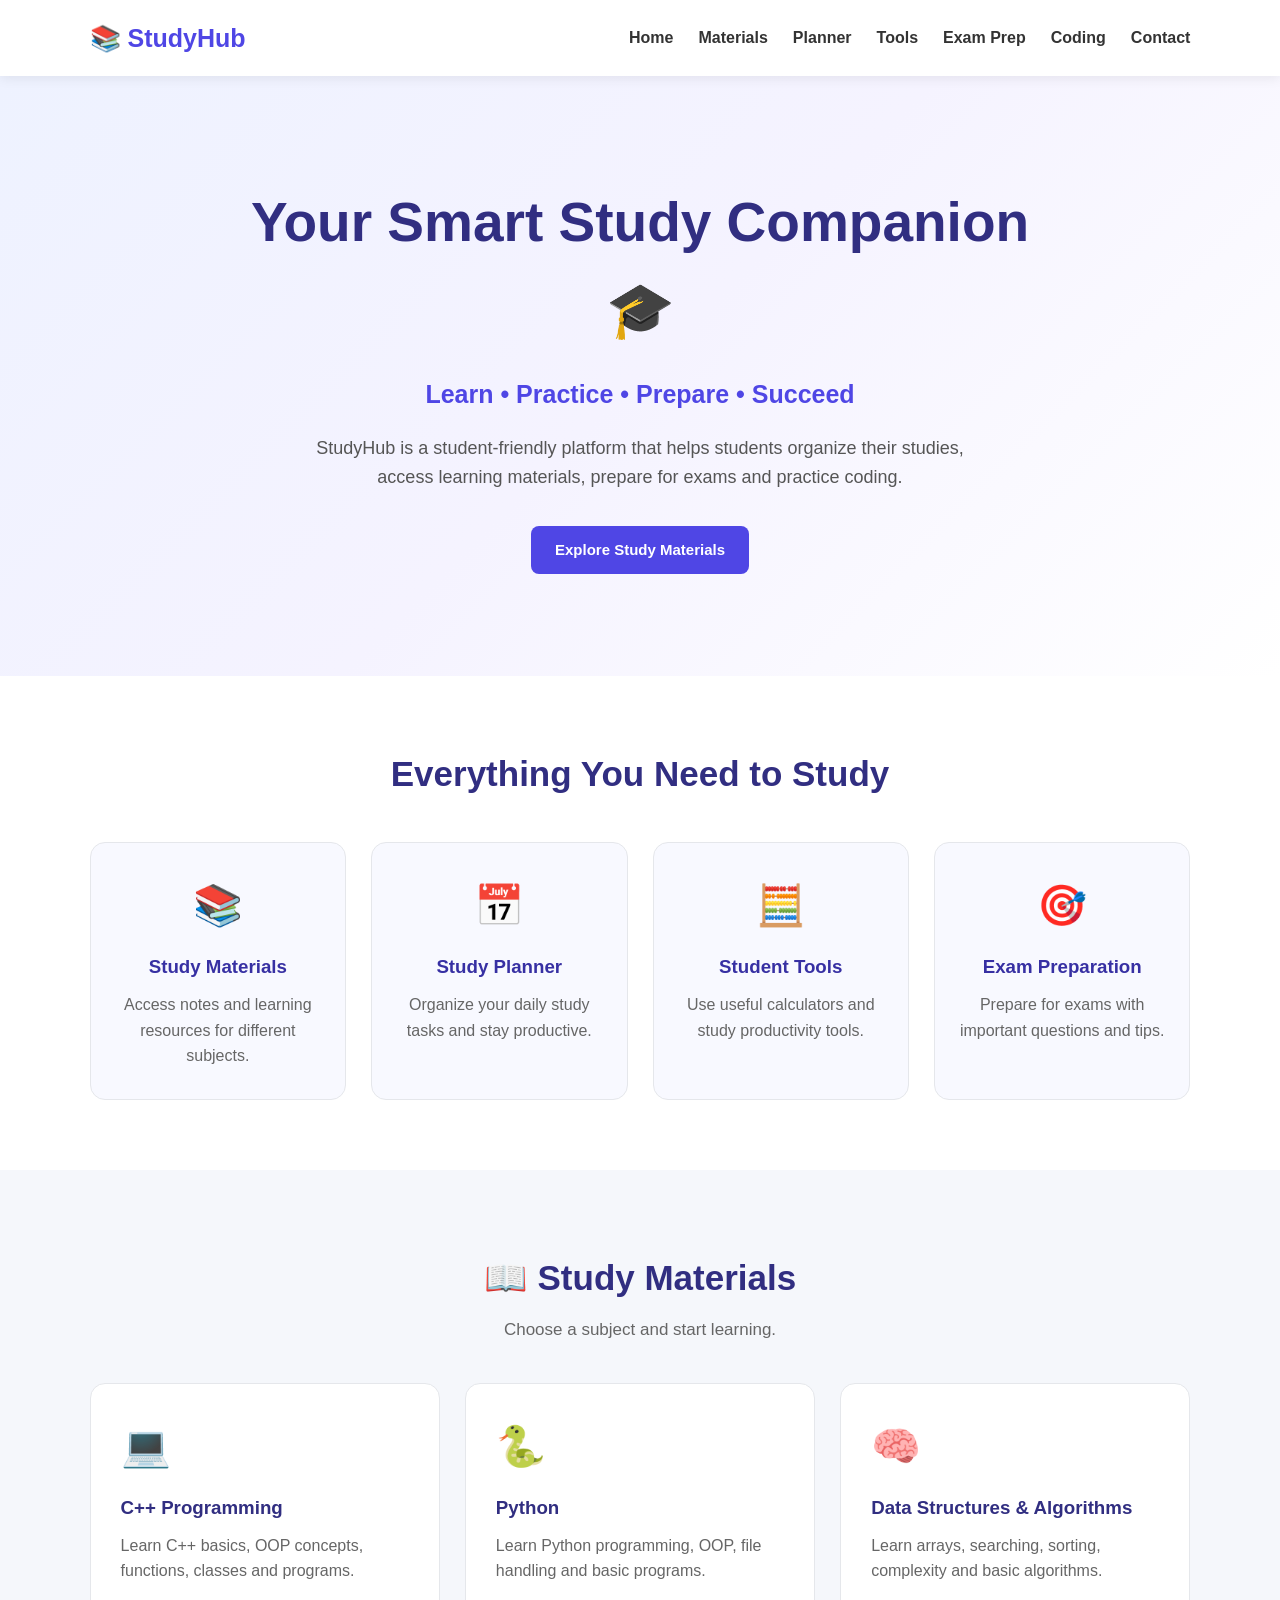
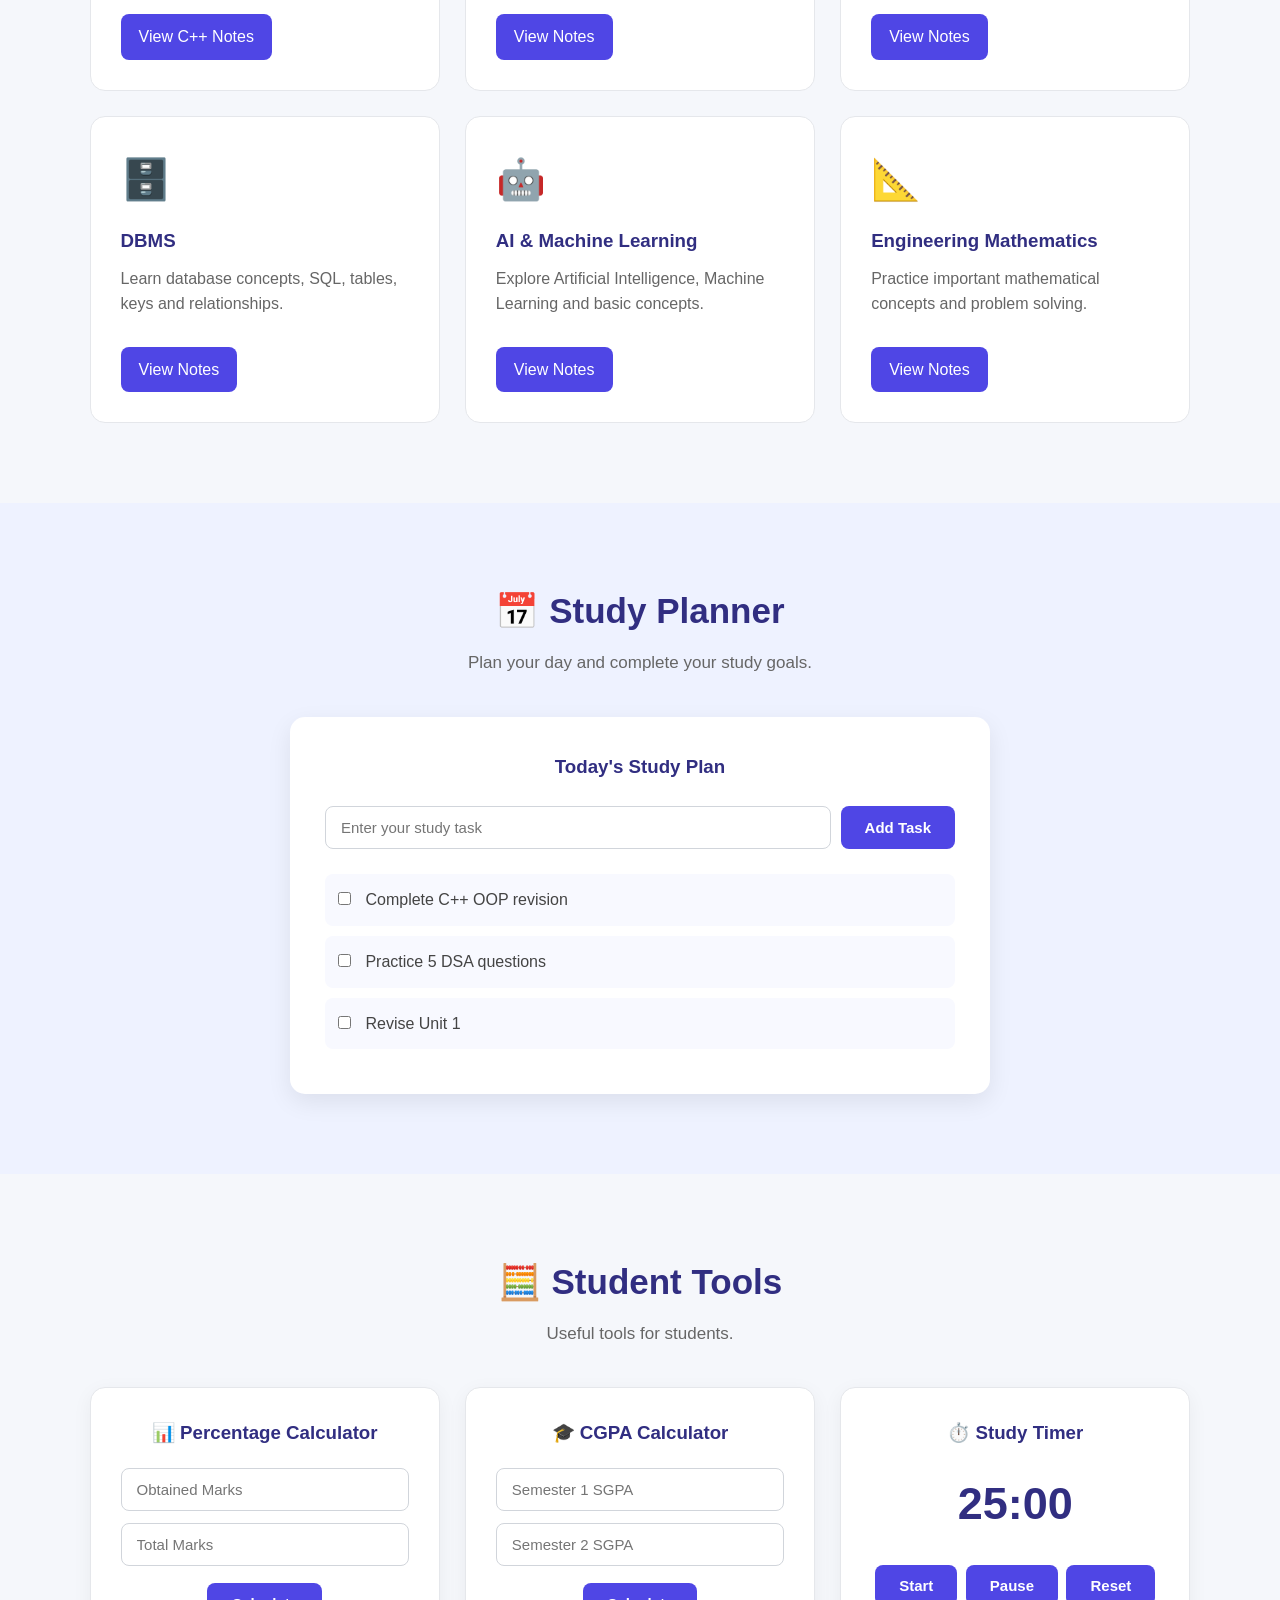
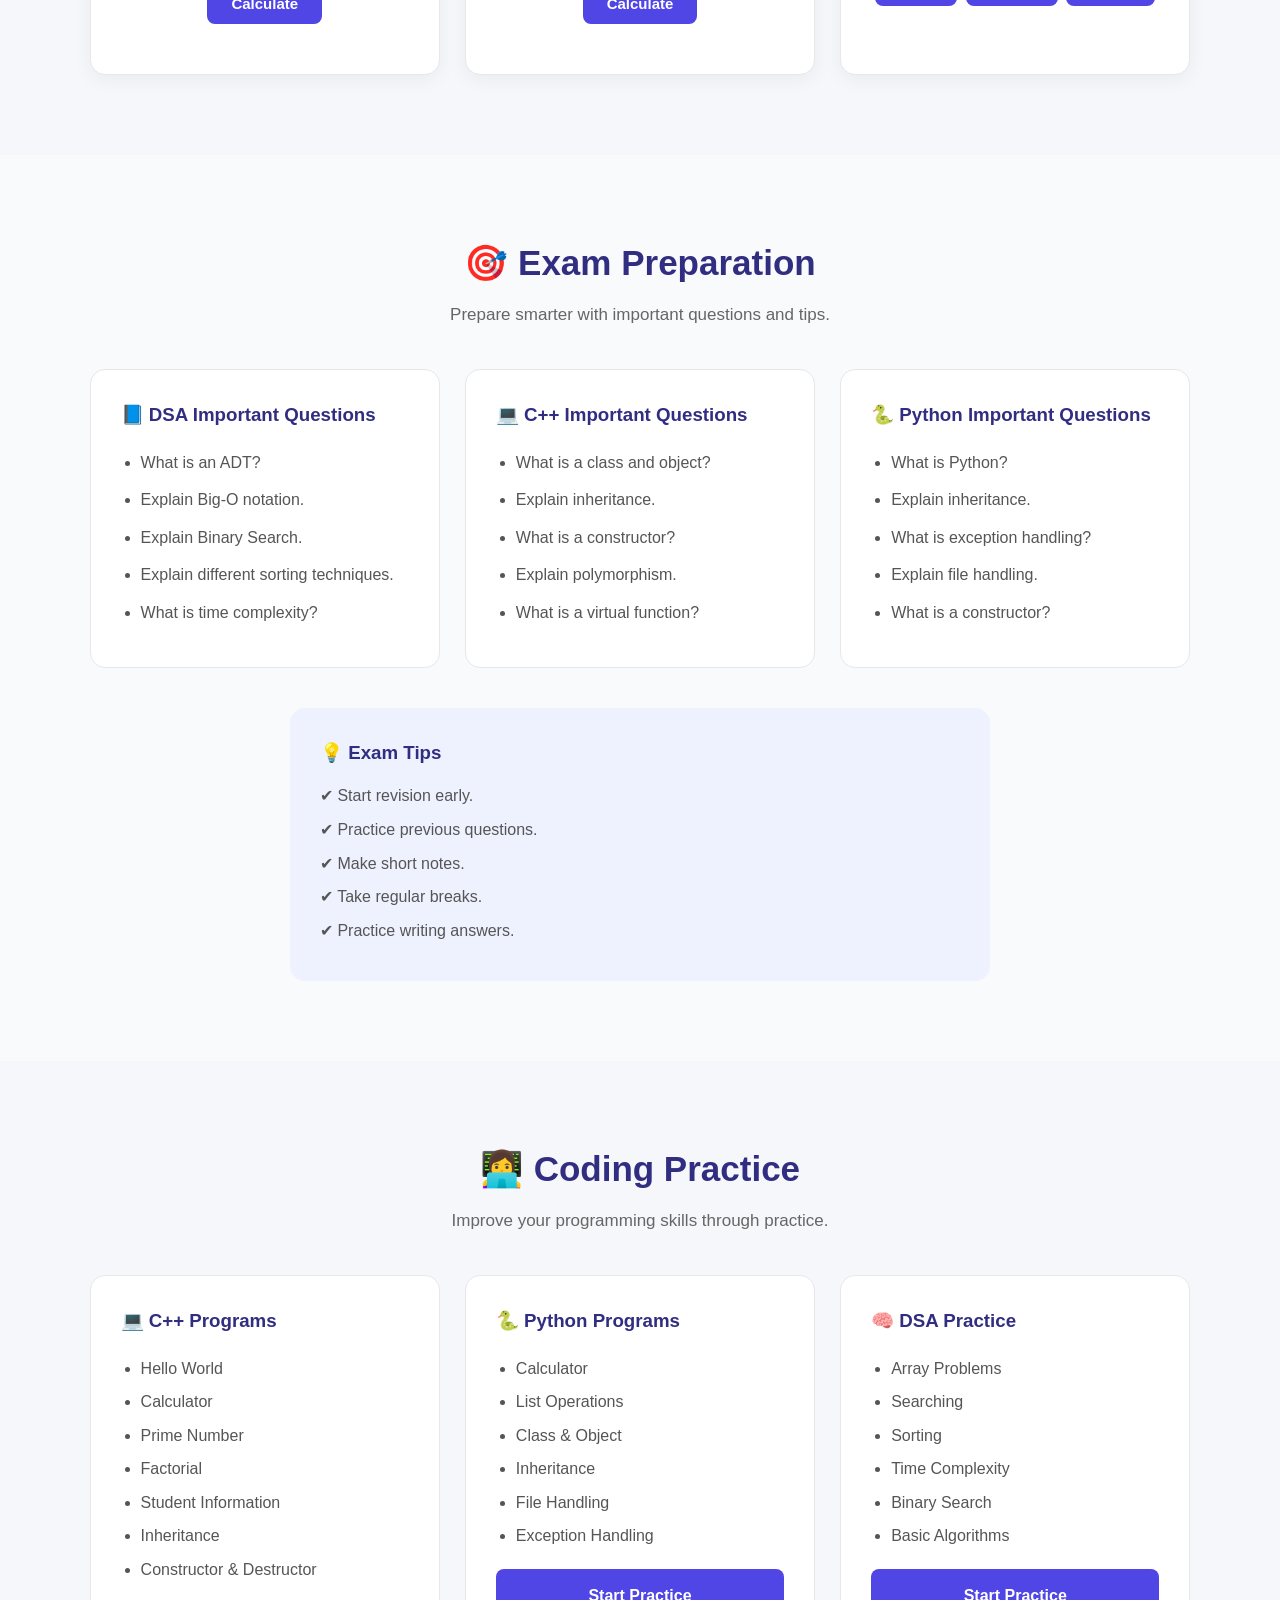
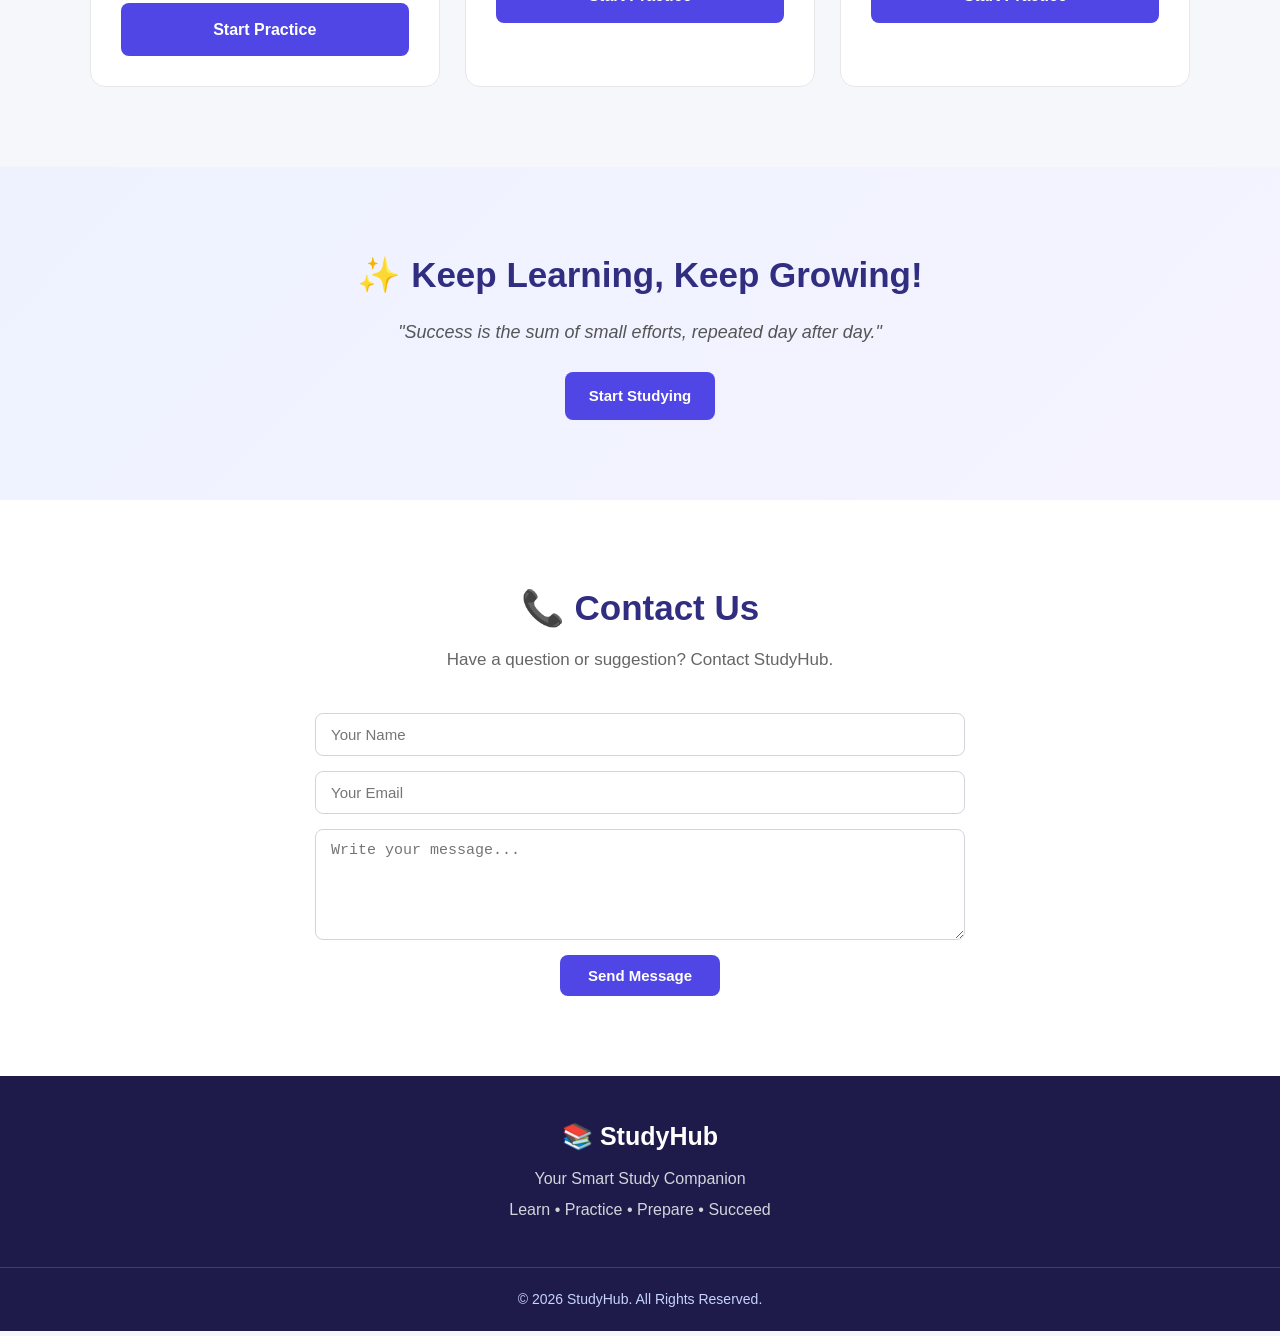
<file: index.html>
<!DOCTYPE html>
<html lang="en">

<head>
    <meta charset="UTF-8">
    <meta name="viewport" content="width=device-width, initial-scale=1.0">

    <title>StudyHub - Student Study Portal</title>

    <!-- CSS File -->
    <link rel="stylesheet" href="style.css">
</head>

<body>

    <!-- ================= HEADER ================= -->

    <header>

        <div class="logo">
            📚 StudyHub
        </div>

        <nav>
            <a href="#home">Home</a>
            <a href="#materials">Materials</a>
            <a href="#planner">Planner</a>
            <a href="#tools">Tools</a>
            <a href="#exam">Exam Prep</a>
            <a href="#coding">Coding</a>
            <a href="#contact">Contact</a>
        </nav>

    </header>


    <!-- ================= HOME SECTION ================= -->

    <section id="home" class="hero">

        <div class="hero-content">

            <h1>Your Smart Study Companion 🎓</h1>

            <p>
                Learn • Practice • Prepare • Succeed
            </p>

            <p class="hero-description">
                StudyHub is a student-friendly platform that helps
                students organize their studies, access learning
                materials, prepare for exams and practice coding.
            </p>

            <a href="#materials" class="button">
                Explore Study Materials
            </a>

        </div>

    </section>


    <!-- ================= QUICK FEATURES ================= -->

    <section class="features">

        <h2>Everything You Need to Study</h2>

        <div class="feature-container">

            <div class="feature-card">
                <div class="icon">📚</div>
                <h3>Study Materials</h3>
                <p>
                    Access notes and learning resources
                    for different subjects.
                </p>
            </div>

            <div class="feature-card">
                <div class="icon">📅</div>
                <h3>Study Planner</h3>
                <p>
                    Organize your daily study tasks
                    and stay productive.
                </p>
            </div>

            <div class="feature-card">
                <div class="icon">🧮</div>
                <h3>Student Tools</h3>
                <p>
                    Use useful calculators and study
                    productivity tools.
                </p>
            </div>

            <div class="feature-card">
                <div class="icon">🎯</div>
                <h3>Exam Preparation</h3>
                <p>
                    Prepare for exams with important
                    questions and tips.
                </p>
            </div>

        </div>

    </section>


    <!-- ================= STUDY MATERIALS ================= -->

    <section id="materials" class="section">

        <h2>📖 Study Materials</h2>

        <p class="section-description">
            Choose a subject and start learning.
        </p>

        <div class="card-container">

            <!-- C++ -->

            <div class="subject-card">

                <div class="subject-icon">💻</div>

                <h3>C++ Programming</h3>

                <p>
                    Learn C++ basics, OOP concepts,
                    functions, classes and programs.
                </p>

                <a href="cpp-notes.html" class="notes-btn">
                View C++ Notes
                </a>

            </div>


            <!-- Python -->

            <div class="subject-card">

                <div class="subject-icon">🐍</div>

                <h3>Python</h3>

                <p>
                    Learn Python programming, OOP,
                    file handling and basic programs.
                </p>

                <a href="python-notes.html" class="notes-btn">
                    View Notes
                </a>
            </div>


            <!-- DSA -->

            <div class="subject-card">

                <div class="subject-icon">🧠</div>

                <h3>Data Structures & Algorithms</h3>

                <p>
                    Learn arrays, searching, sorting,
                    complexity and basic algorithms.
                </p>

                <a href="dsa-notes.html" class="notes-btn">
                    View Notes
                </a>

            </div>


            <!-- DBMS -->

            <div class="subject-card">

                <div class="subject-icon">🗄️</div>

                <h3>DBMS</h3>

                <p>
                    Learn database concepts, SQL,
                    tables, keys and relationships.
                </p>

                <a href="dbms-notes.html" class="notes-btn">
                    View Notes
                </a>
            </div>


            <!-- AI ML -->

            <div class="subject-card">

                <div class="subject-icon">🤖</div>

                <h3>AI & Machine Learning</h3>

                <p>
                    Explore Artificial Intelligence,
                    Machine Learning and basic concepts.
                </p>

                <a href="ai-ml-notes.html" class="notes-btn">
                    View Notes
                </a>
            </div>


            <!-- Mathematics -->

            <div class="subject-card">

                <div class="subject-icon">📐</div>

                <h3>Engineering Mathematics</h3>

                <p>
                    Practice important mathematical
                    concepts and problem solving.
                </p>

               <a href="maths-notes.html" class="notes-btn">
                    View Notes
                </a>
            </div>

        </div>

    </section>


    <!-- ================= STUDY PLANNER ================= -->

    <section id="planner" class="section planner-section">

        <h2>📅 Study Planner</h2>

        <p class="section-description">
            Plan your day and complete your study goals.
        </p>

        <div class="planner-box">

            <h3>Today's Study Plan</h3>

            <div class="task-input">

                <input
                    type="text"
                    id="taskInput"
                    placeholder="Enter your study task">

                <button onclick="addTask()">
                    Add Task
                </button>

            </div>

            <ul id="taskList">

                <li>
                    <input type="checkbox">
                    Complete C++ OOP revision
                </li>

                <li>
                    <input type="checkbox">
                    Practice 5 DSA questions
                </li>

                <li>
                    <input type="checkbox">
                    Revise Unit 1
                </li>

            </ul>

        </div>

    </section>


    <!-- ================= STUDENT TOOLS ================= -->

    <section id="tools" class="section">

        <h2>🧮 Student Tools</h2>

        <p class="section-description">
            Useful tools for students.
        </p>

        <div class="tools-container">


            <!-- Percentage Calculator -->

            <div class="tool-card">

                <h3>📊 Percentage Calculator</h3>

                <input
                    type="number"
                    id="obtainedMarks"
                    placeholder="Obtained Marks">

                <input
                    type="number"
                    id="totalMarks"
                    placeholder="Total Marks">

                <button onclick="calculatePercentage()">
                    Calculate
                </button>

                <p id="percentageResult"></p>

            </div>


            <!-- CGPA Calculator -->

            <div class="tool-card">

                <h3>🎓 CGPA Calculator</h3>

                <input
                    type="number"
                    id="sgpa1"
                    step="0.01"
                    placeholder="Semester 1 SGPA">

                <input
                    type="number"
                    id="sgpa2"
                    step="0.01"
                    placeholder="Semester 2 SGPA">

                <button onclick="calculateCGPA()">
                    Calculate
                </button>

                <p id="cgpaResult"></p>

            </div>


            <!-- Pomodoro -->

            <div class="tool-card">

                <h3>⏱️ Study Timer</h3>

                <div id="timer">
                    25:00
                </div>

                <button onclick="startTimer()">
                    Start
                </button>

                <button onclick="pauseTimer()">
                    Pause
                </button>

                <button onclick="resetTimer()">
                    Reset
                </button>

            </div>

        </div>

    </section>


    <!-- ================= EXAM PREPARATION ================= -->

    <section id="exam" class="section exam-section">

        <h2>🎯 Exam Preparation</h2>

        <p class="section-description">
            Prepare smarter with important questions and tips.
        </p>

        <div class="exam-container">


            <div class="exam-card">

                <h3>📘 DSA Important Questions</h3>

                <ul>

                    <li>What is an ADT?</li>

                    <li>Explain Big-O notation.</li>

                    <li>Explain Binary Search.</li>

                    <li>Explain different sorting techniques.</li>

                    <li>What is time complexity?</li>

                </ul>

            </div>


            <div class="exam-card">

                <h3>💻 C++ Important Questions</h3>

                <ul>

                    <li>What is a class and object?</li>

                    <li>Explain inheritance.</li>

                    <li>What is a constructor?</li>

                    <li>Explain polymorphism.</li>

                    <li>What is a virtual function?</li>

                </ul>

            </div>


            <div class="exam-card">

                <h3>🐍 Python Important Questions</h3>

                <ul>

                    <li>What is Python?</li>

                    <li>Explain inheritance.</li>

                    <li>What is exception handling?</li>

                    <li>Explain file handling.</li>

                    <li>What is a constructor?</li>

                </ul>

            </div>


        </div>


        <div class="exam-tips">

            <h3>💡 Exam Tips</h3>

            <p>
                ✔ Start revision early.
            </p>

            <p>
                ✔ Practice previous questions.
            </p>

            <p>
                ✔ Make short notes.
            </p>

            <p>
                ✔ Take regular breaks.
            </p>

            <p>
                ✔ Practice writing answers.
            </p>

        </div>

    </section>


    <!-- ================= CODING PRACTICE ================= -->

    <section id="coding" class="section">

        <h2>👩‍💻 Coding Practice</h2>

        <p class="section-description">
            Improve your programming skills through practice.
        </p>

        <div class="coding-container">


            <div class="coding-card">

                <h3>💻 C++ Programs</h3>

                <ul>

                    <li>Hello World</li>

                    <li>Calculator</li>

                    <li>Prime Number</li>

                    <li>Factorial</li>

                    <li>Student Information</li>

                    <li>Inheritance</li>

                    <li>Constructor & Destructor</li>

                </ul>

                <a href="cpp-practice.html" class="practice-btn">
                Start Practice
                </a>

            </div>


            <div class="coding-card">

                <h3>🐍 Python Programs</h3>

                <ul>

                    <li>Calculator</li>

                    <li>List Operations</li>

                    <li>Class & Object</li>

                    <li>Inheritance</li>

                    <li>File Handling</li>

                    <li>Exception Handling</li>

                </ul>

                <a href="python-practice.html" class="practice-btn">
                Start Practice
                </a>
            </div>


            <div class="coding-card">

                <h3>🧠 DSA Practice</h3>

                <ul>

                    <li>Array Problems</li>

                    <li>Searching</li>

                    <li>Sorting</li>

                    <li>Time Complexity</li>

                    <li>Binary Search</li>

                    <li>Basic Algorithms</li>

                </ul>

                <a href="dsa-practice.html" class="practice-btn">
                Start Practice
                </a>

            </div>

        </div>

    </section>


    <!-- ================= MOTIVATION ================= -->

    <section class="motivation">

        <h2>✨ Keep Learning, Keep Growing!</h2>

        <p>
            "Success is the sum of small efforts,
            repeated day after day."
        </p>

        <a href="#planner" class="button">
            Start Studying
        </a>

    </section>


    <!-- ================= CONTACT ================= -->

    <section id="contact" class="section contact-section">

        <h2>📞 Contact Us</h2>

        <p class="section-description">
            Have a question or suggestion? Contact StudyHub.
        </p>

        <form onsubmit="submitForm(event)">

            <input
                type="text"
                id="name"
                placeholder="Your Name"
                required>

            <input
                type="email"
                id="email"
                placeholder="Your Email"
                required>

            <textarea
                id="message"
                rows="5"
                placeholder="Write your message..."
                required></textarea>

            <button type="submit">
                Send Message
            </button>

        </form>

    </section>


    <!-- ================= FOOTER ================= -->

    <footer>

        <div class="footer-content">

            <h3>📚 StudyHub</h3>

            <p>
                Your Smart Study Companion
            </p>

            <p>
                Learn • Practice • Prepare • Succeed
            </p>

        </div>

        <div class="footer-bottom">

            <p>
                © 2026 StudyHub. All Rights Reserved.
            </p>

        </div>

    </footer>


    <!-- JavaScript File -->

    <script src="script.js"></script>

</body>

</html>
</file>
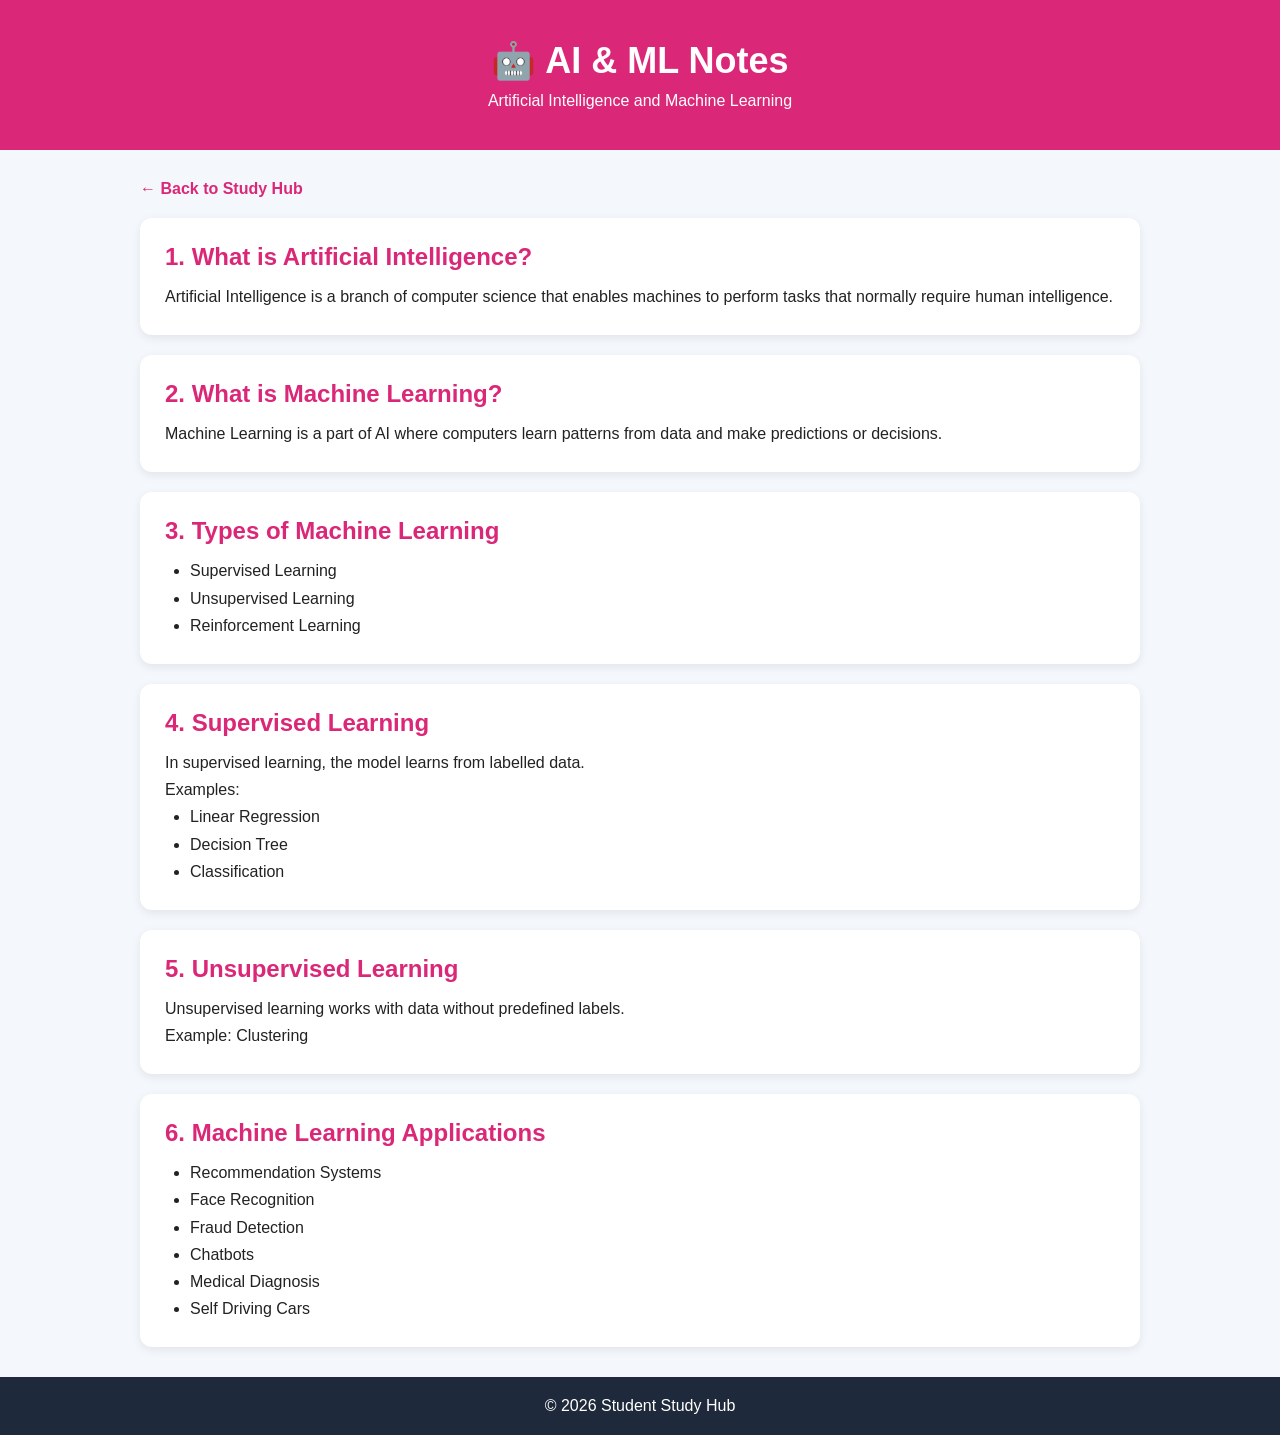
<file: ai-ml-notes.html>
<!DOCTYPE html>
<html lang="en">
<head>
    <meta charset="UTF-8">
    <meta name="viewport" content="width=device-width, initial-scale=1.0">
    <title>AI & ML Notes - Student Study Hub</title>
    <link rel="stylesheet" href="ai-ml-notes.css">
</head>

<body>

<header>
    <h1>🤖 AI & ML Notes</h1>
    <p>Artificial Intelligence and Machine Learning</p>
</header>

<div class="container">

<a href="index.html" class="back">← Back to Study Hub</a>

<section class="topic">
<h2>1. What is Artificial Intelligence?</h2>
<p>
Artificial Intelligence is a branch of computer science that
enables machines to perform tasks that normally require human intelligence.
</p>
</section>

<section class="topic">
<h2>2. What is Machine Learning?</h2>
<p>
Machine Learning is a part of AI where computers learn patterns
from data and make predictions or decisions.
</p>
</section>

<section class="topic">
<h2>3. Types of Machine Learning</h2>

<ul>
<li>Supervised Learning</li>
<li>Unsupervised Learning</li>
<li>Reinforcement Learning</li>
</ul>
</section>

<section class="topic">
<h2>4. Supervised Learning</h2>
<p>
In supervised learning, the model learns from labelled data.
</p>

<p>Examples:</p>

<ul>
<li>Linear Regression</li>
<li>Decision Tree</li>
<li>Classification</li>
</ul>
</section>

<section class="topic">
<h2>5. Unsupervised Learning</h2>
<p>
Unsupervised learning works with data without predefined labels.
</p>

<p>Example: Clustering</p>
</section>

<section class="topic">
<h2>6. Machine Learning Applications</h2>

<ul>
<li>Recommendation Systems</li>
<li>Face Recognition</li>
<li>Fraud Detection</li>
<li>Chatbots</li>
<li>Medical Diagnosis</li>
<li>Self Driving Cars</li>
</ul>
</section>

</div>

<footer>
<p>© 2026 Student Study Hub</p>
</footer>

</body>
</html>
</file>
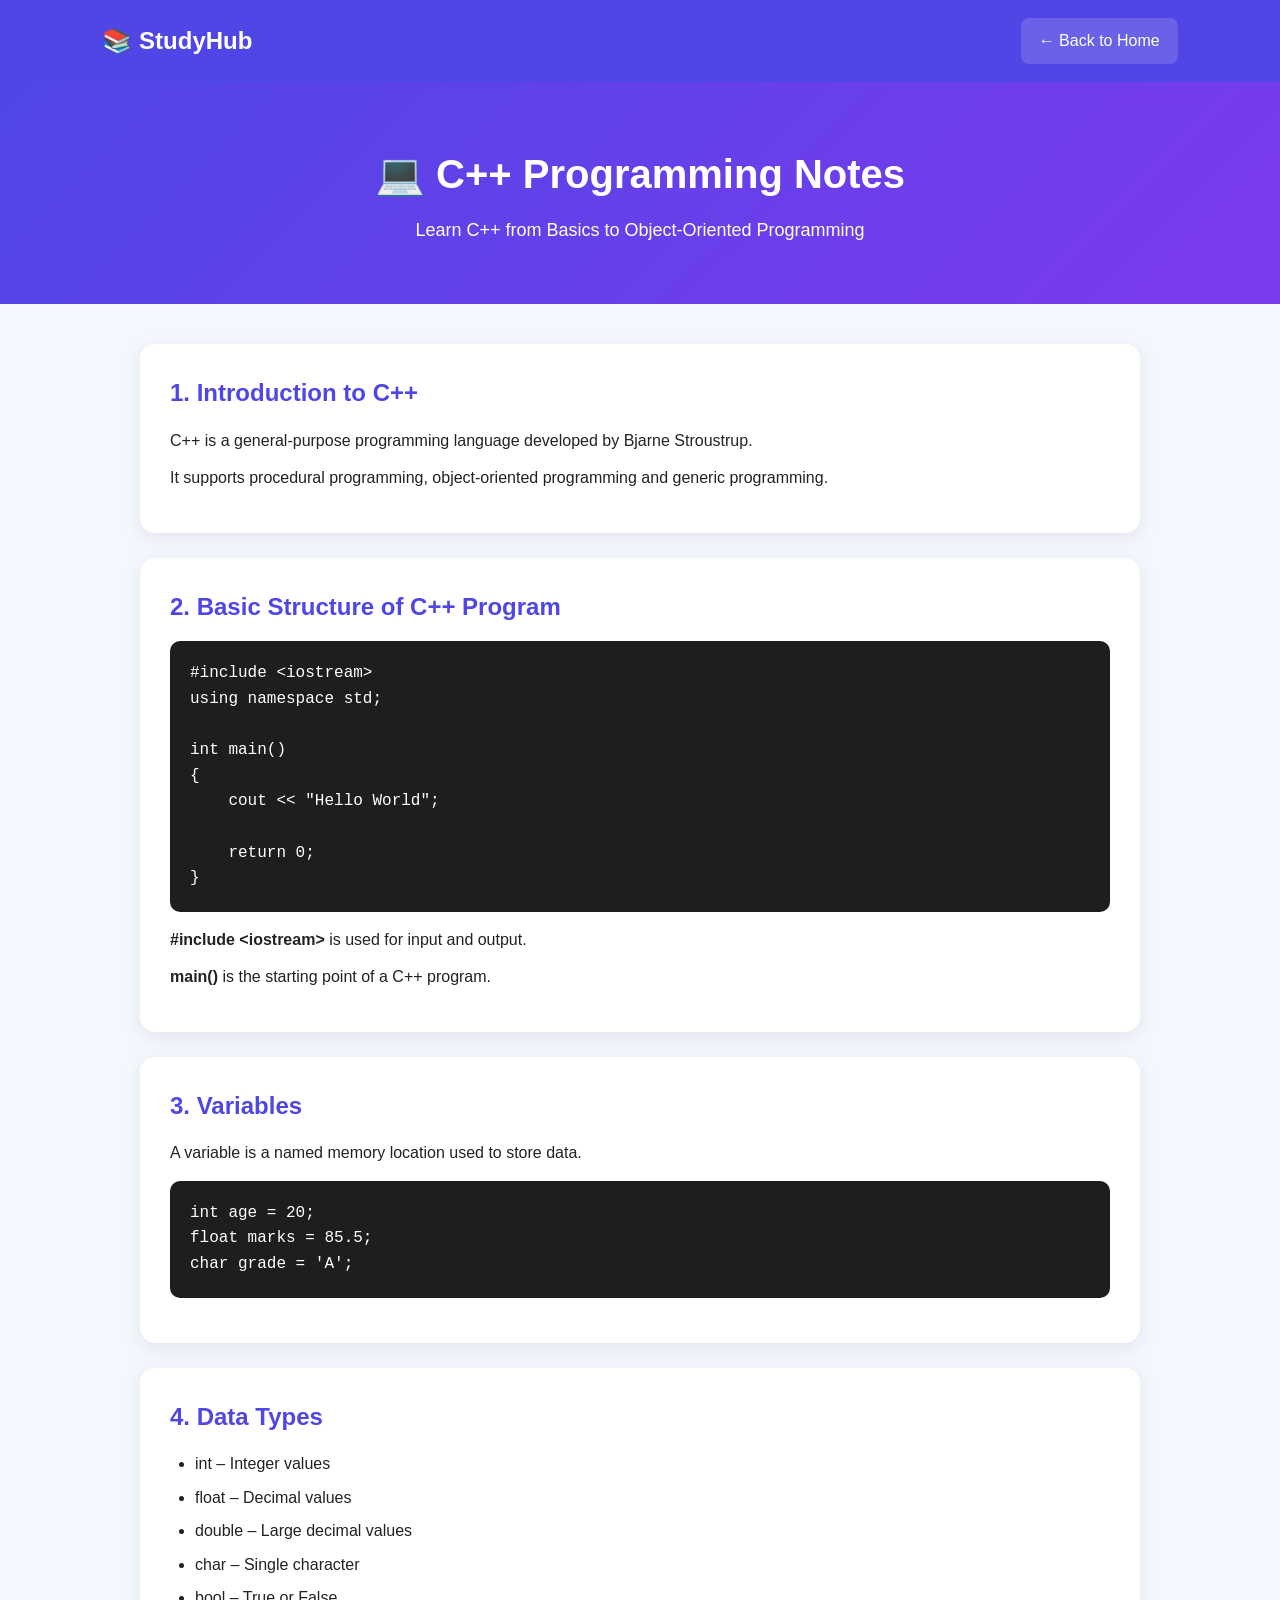
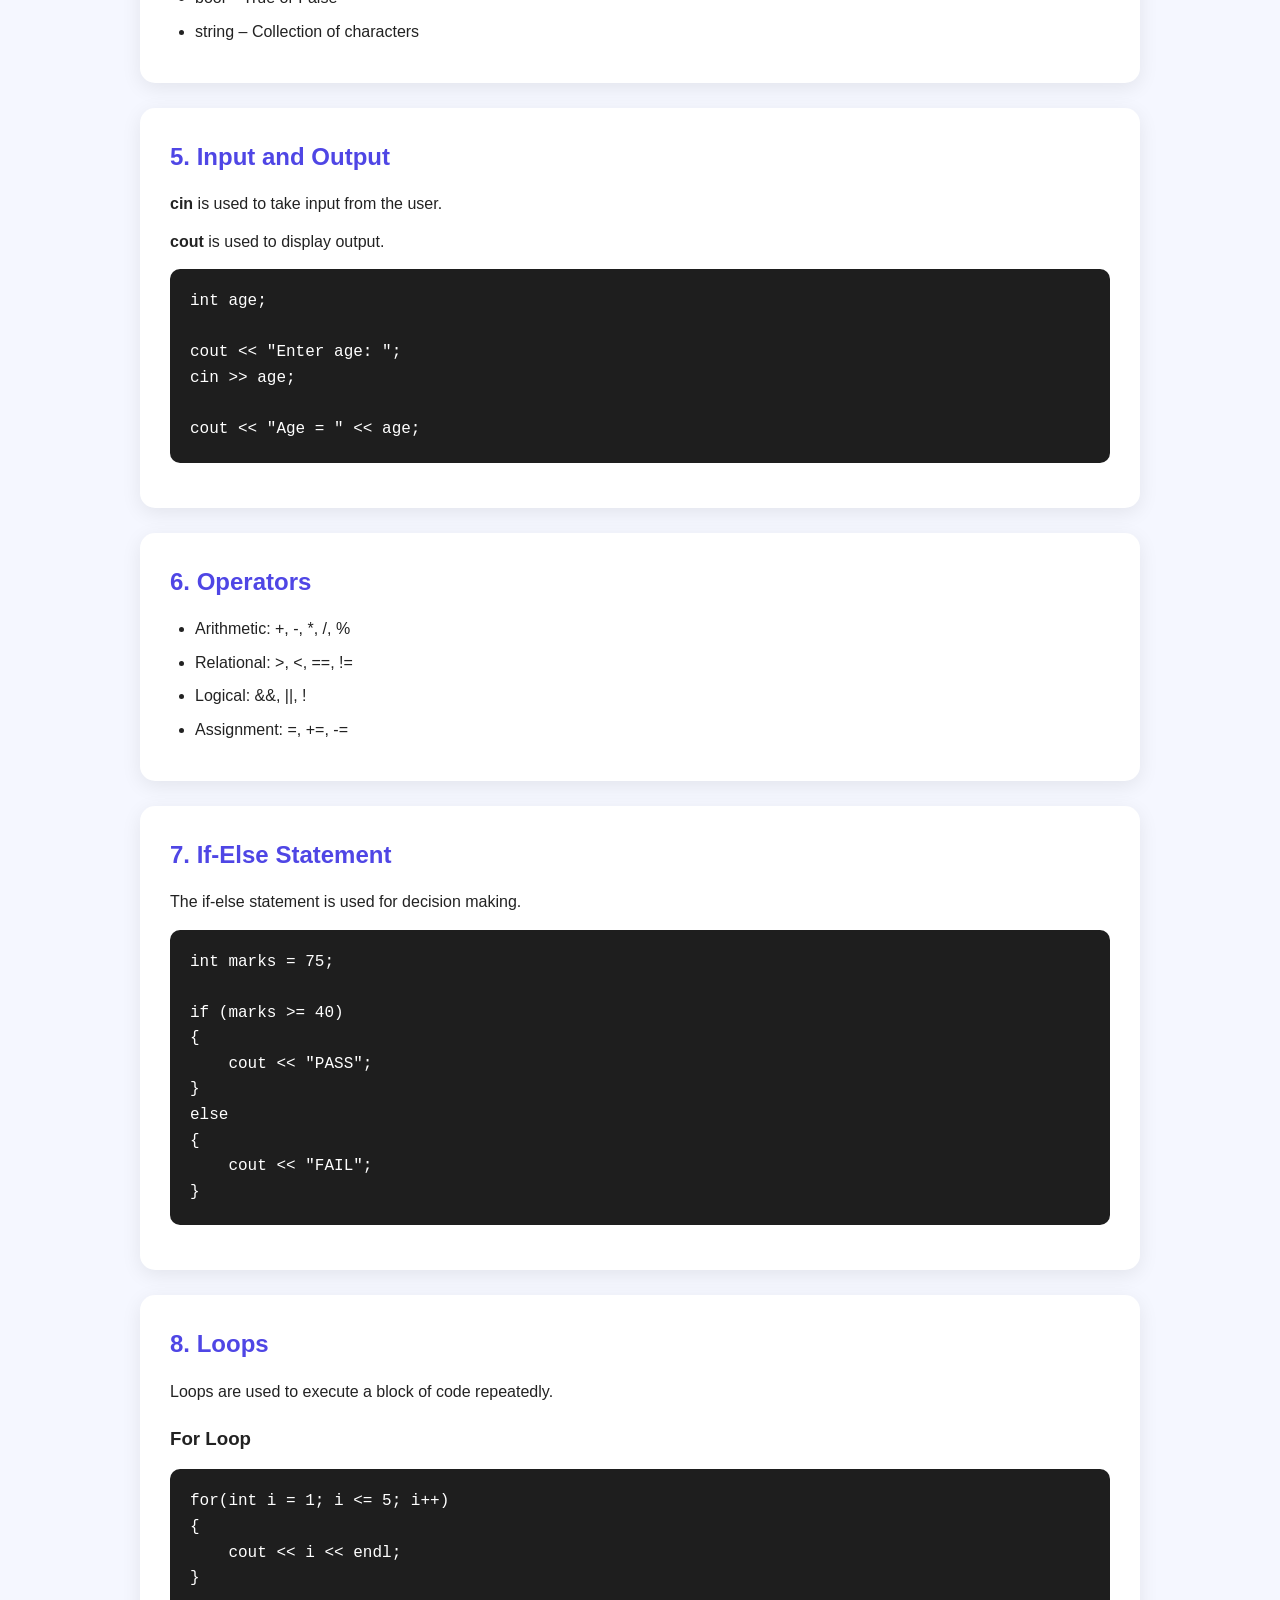
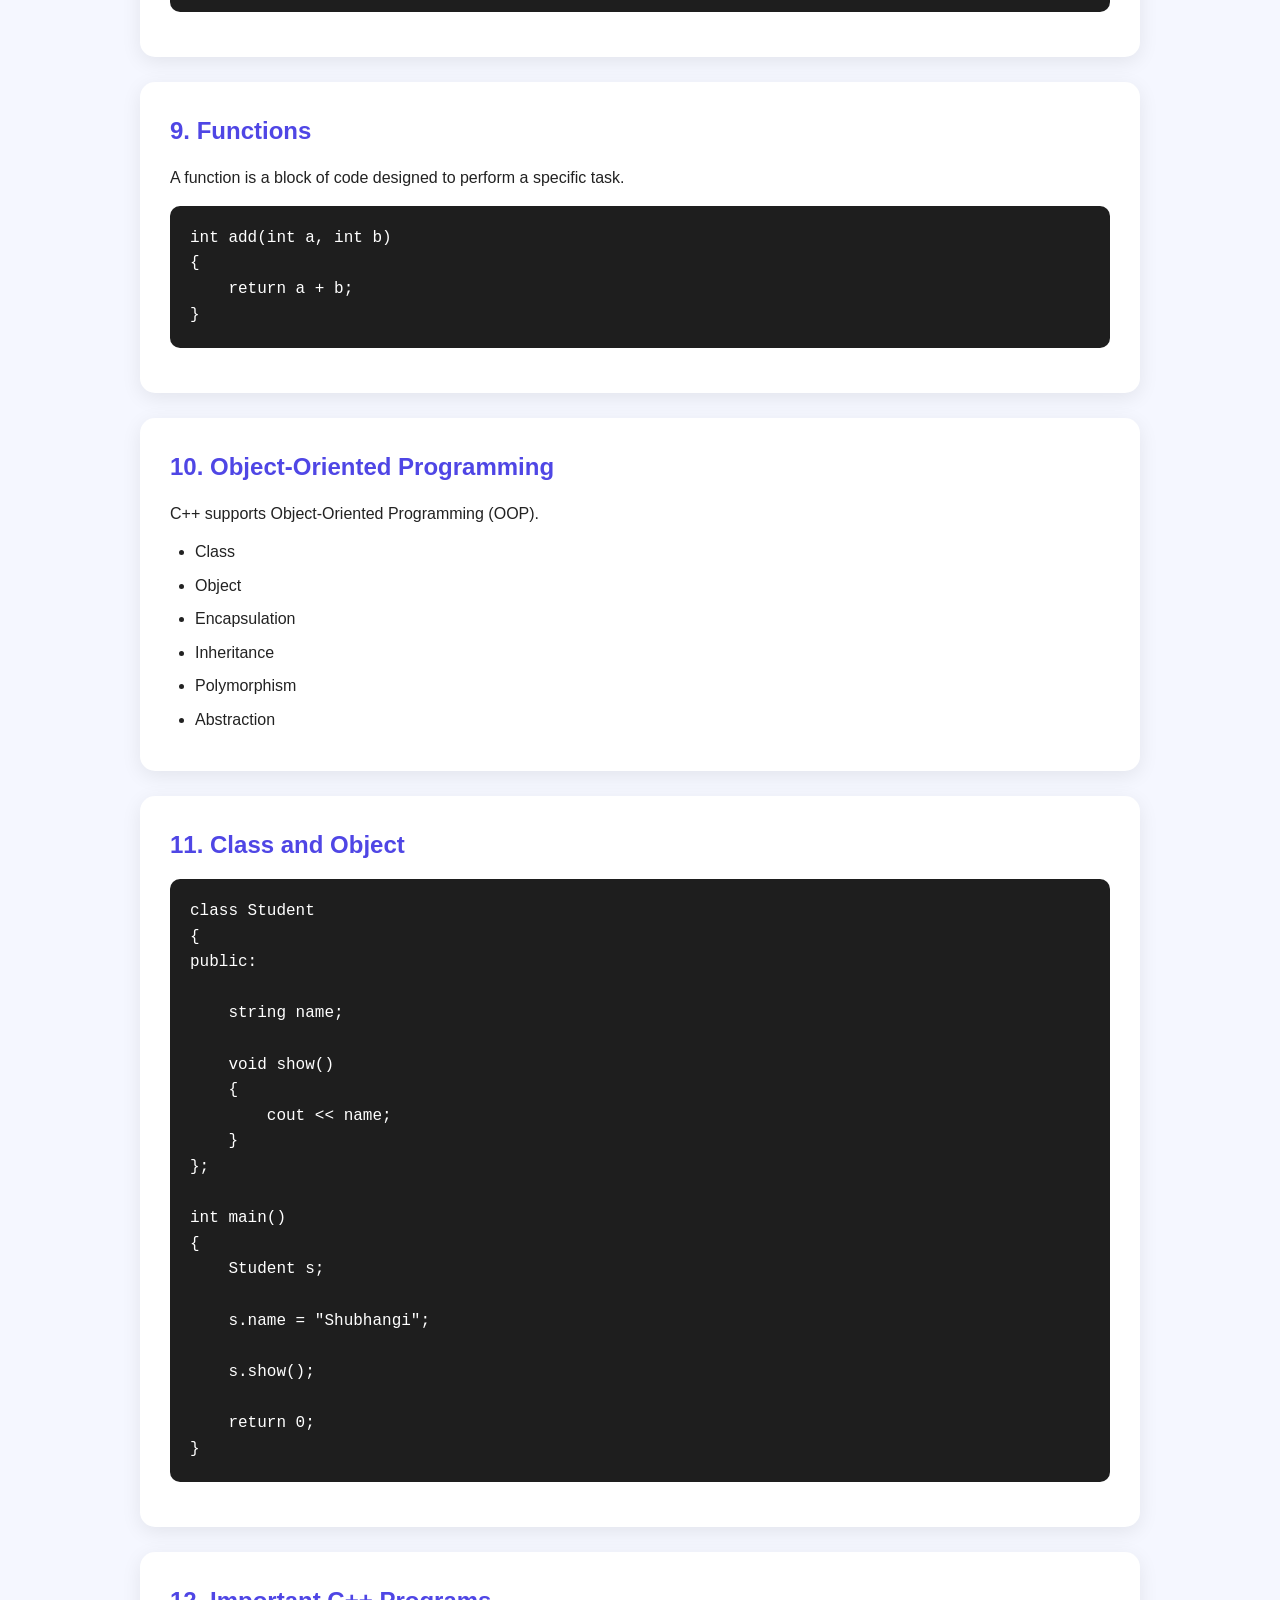
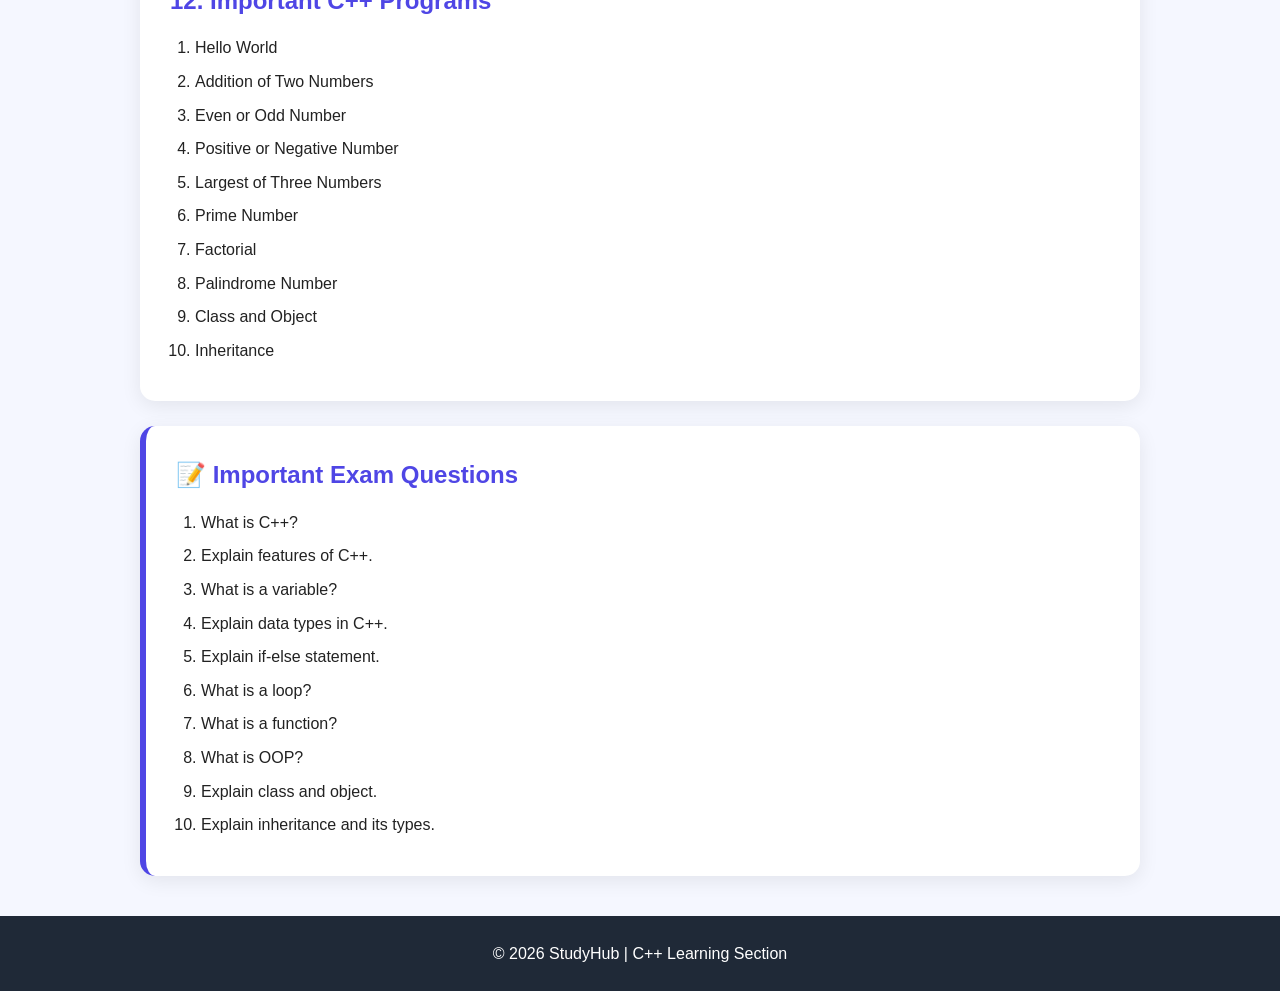
<file: cpp-notes.html>
<!DOCTYPE html>
<html lang="en">

<head>
    <meta charset="UTF-8">
    <meta name="viewport" content="width=device-width, initial-scale=1.0">

    <title>C++ Notes - StudyHub</title>

    <link rel="stylesheet" href="cpp-notes.css">
</head>

<body>

    <!-- Header -->
    <header>
        <div class="logo">📚 StudyHub</div>

        <a href="index.html" class="back-btn">← Back to Home</a>
    </header>


    <!-- Page Heading -->
    <section class="notes-hero">

        <h1>💻 C++ Programming Notes</h1>

        <p>
            Learn C++ from Basics to Object-Oriented Programming
        </p>

    </section>


    <!-- Notes Container -->
    <main class="notes-container">

        <!-- Introduction -->
        <div class="note-card">

            <h2>1. Introduction to C++</h2>

            <p>
                C++ is a general-purpose programming language developed
                by Bjarne Stroustrup.
            </p>

            <p>
                It supports procedural programming, object-oriented
                programming and generic programming.
            </p>

        </div>


        <!-- Basic Structure -->
        <div class="note-card">

            <h2>2. Basic Structure of C++ Program</h2>

            <pre><code>#include &lt;iostream&gt;
using namespace std;

int main()
{
    cout &lt;&lt; "Hello World";

    return 0;
}</code></pre>

            <p>
                <b>#include &lt;iostream&gt;</b> is used for input and output.
            </p>

            <p>
                <b>main()</b> is the starting point of a C++ program.
            </p>

        </div>


        <!-- Variables -->
        <div class="note-card">

            <h2>3. Variables</h2>

            <p>
                A variable is a named memory location used to store data.
            </p>

            <pre><code>int age = 20;
float marks = 85.5;
char grade = 'A';</code></pre>

        </div>


        <!-- Data Types -->
        <div class="note-card">

            <h2>4. Data Types</h2>

            <ul>
                <li>int – Integer values</li>
                <li>float – Decimal values</li>
                <li>double – Large decimal values</li>
                <li>char – Single character</li>
                <li>bool – True or False</li>
                <li>string – Collection of characters</li>
            </ul>

        </div>


        <!-- Input Output -->
        <div class="note-card">

            <h2>5. Input and Output</h2>

            <p>
                <b>cin</b> is used to take input from the user.
            </p>

            <p>
                <b>cout</b> is used to display output.
            </p>

            <pre><code>int age;

cout &lt;&lt; "Enter age: ";
cin &gt;&gt; age;

cout &lt;&lt; "Age = " &lt;&lt; age;</code></pre>

        </div>


        <!-- Operators -->
        <div class="note-card">

            <h2>6. Operators</h2>

            <ul>
                <li>Arithmetic: +, -, *, /, %</li>
                <li>Relational: &gt;, &lt;, ==, !=</li>
                <li>Logical: &amp;&amp;, ||, !</li>
                <li>Assignment: =, +=, -=</li>
            </ul>

        </div>


        <!-- If Else -->
        <div class="note-card">

            <h2>7. If-Else Statement</h2>

            <p>
                The if-else statement is used for decision making.
            </p>

            <pre><code>int marks = 75;

if (marks &gt;= 40)
{
    cout &lt;&lt; "PASS";
}
else
{
    cout &lt;&lt; "FAIL";
}</code></pre>

        </div>


        <!-- Loops -->
        <div class="note-card">

            <h2>8. Loops</h2>

            <p>
                Loops are used to execute a block of code repeatedly.
            </p>

            <h3>For Loop</h3>

            <pre><code>for(int i = 1; i &lt;= 5; i++)
{
    cout &lt;&lt; i &lt;&lt; endl;
}</code></pre>

        </div>


        <!-- Functions -->
        <div class="note-card">

            <h2>9. Functions</h2>

            <p>
                A function is a block of code designed to perform a
                specific task.
            </p>

            <pre><code>int add(int a, int b)
{
    return a + b;
}</code></pre>

        </div>


        <!-- OOP -->
        <div class="note-card">

            <h2>10. Object-Oriented Programming</h2>

            <p>
                C++ supports Object-Oriented Programming (OOP).
            </p>

            <ul>
                <li>Class</li>
                <li>Object</li>
                <li>Encapsulation</li>
                <li>Inheritance</li>
                <li>Polymorphism</li>
                <li>Abstraction</li>
            </ul>

        </div>


        <!-- Class and Object -->
        <div class="note-card">

            <h2>11. Class and Object</h2>

            <pre><code>class Student
{
public:

    string name;

    void show()
    {
        cout &lt;&lt; name;
    }
};

int main()
{
    Student s;

    s.name = "Shubhangi";

    s.show();

    return 0;
}</code></pre>

        </div>


        <!-- Important Programs -->
        <div class="note-card">

            <h2>12. Important C++ Programs</h2>

            <ol>
                <li>Hello World</li>
                <li>Addition of Two Numbers</li>
                <li>Even or Odd Number</li>
                <li>Positive or Negative Number</li>
                <li>Largest of Three Numbers</li>
                <li>Prime Number</li>
                <li>Factorial</li>
                <li>Palindrome Number</li>
                <li>Class and Object</li>
                <li>Inheritance</li>
            </ol>

        </div>


        <!-- Exam Questions -->
        <div class="note-card exam-card">

            <h2>📝 Important Exam Questions</h2>

            <ol>
                <li>What is C++?</li>
                <li>Explain features of C++.</li>
                <li>What is a variable?</li>
                <li>Explain data types in C++.</li>
                <li>Explain if-else statement.</li>
                <li>What is a loop?</li>
                <li>What is a function?</li>
                <li>What is OOP?</li>
                <li>Explain class and object.</li>
                <li>Explain inheritance and its types.</li>
            </ol>

        </div>

    </main>


    <!-- Footer -->
    <footer>

        <p>
            © 2026 StudyHub | C++ Learning Section
        </p>

    </footer>

</body>

</html>
</file>
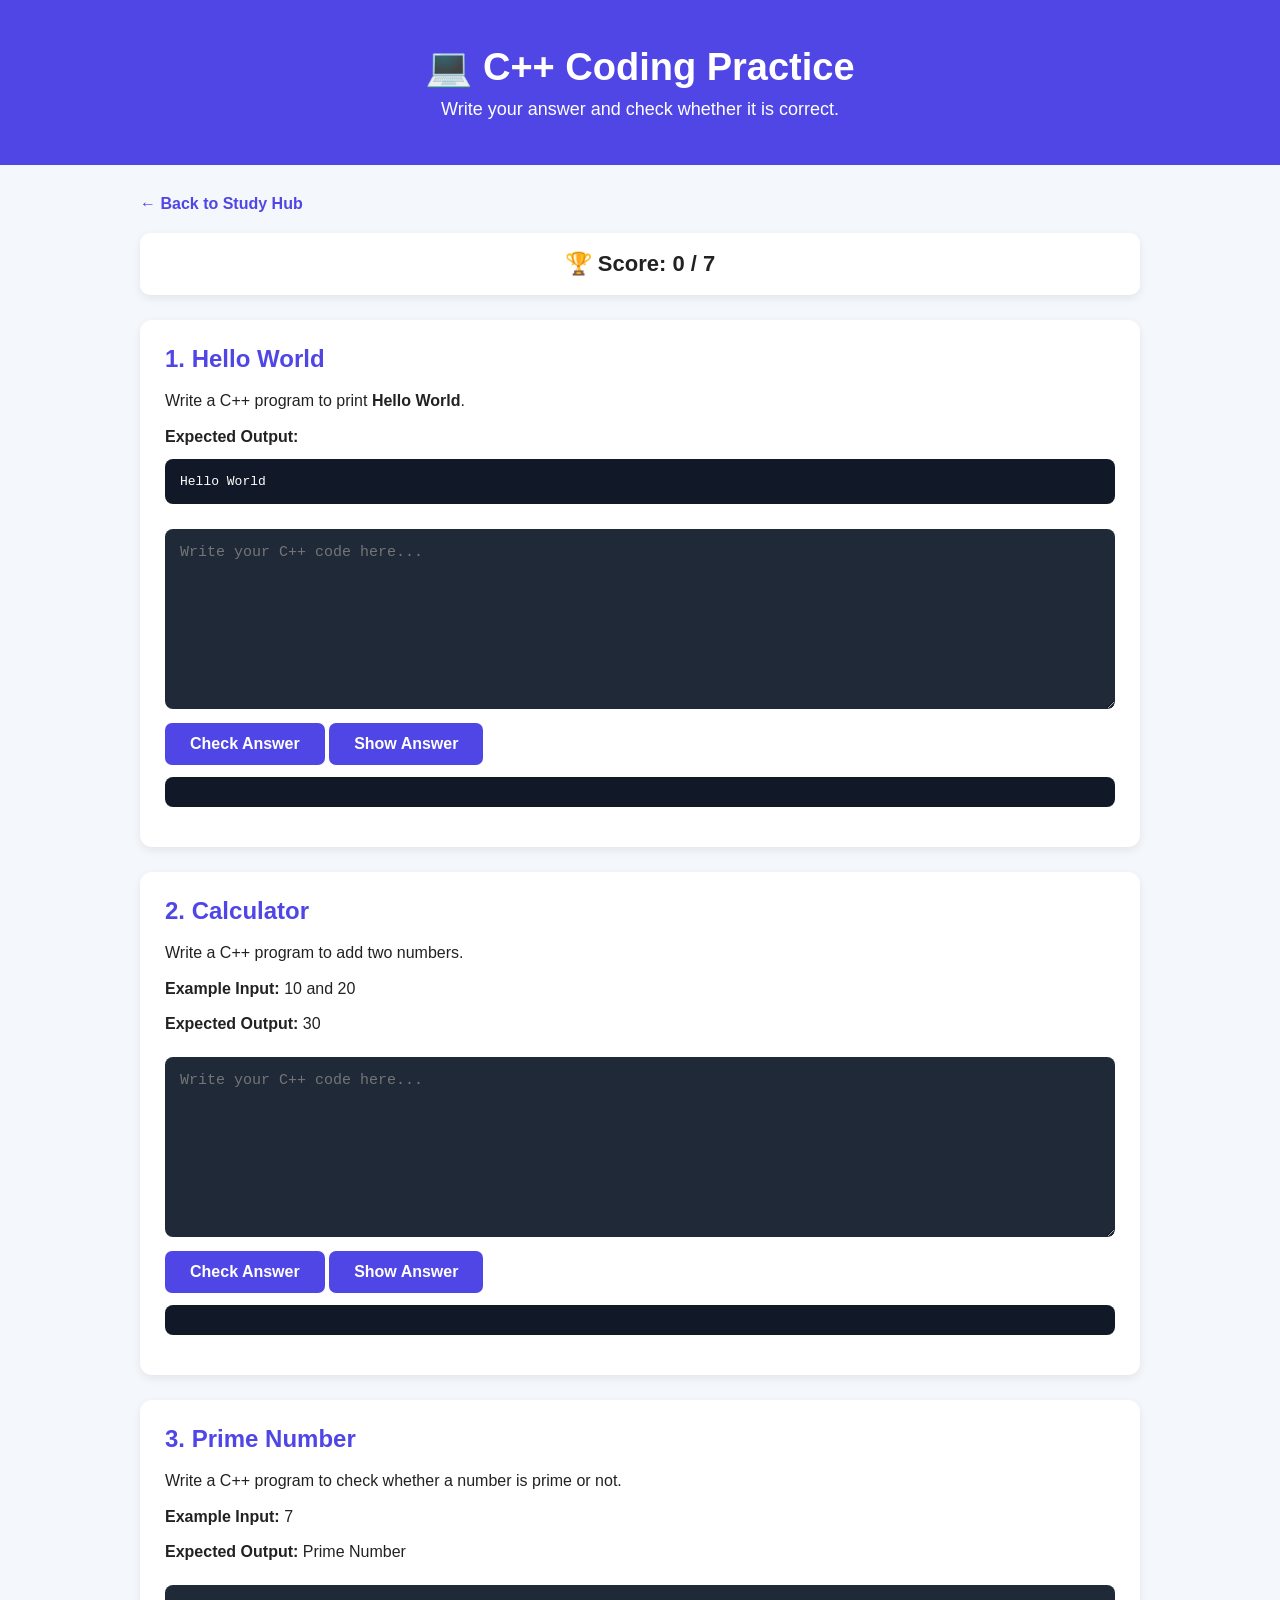
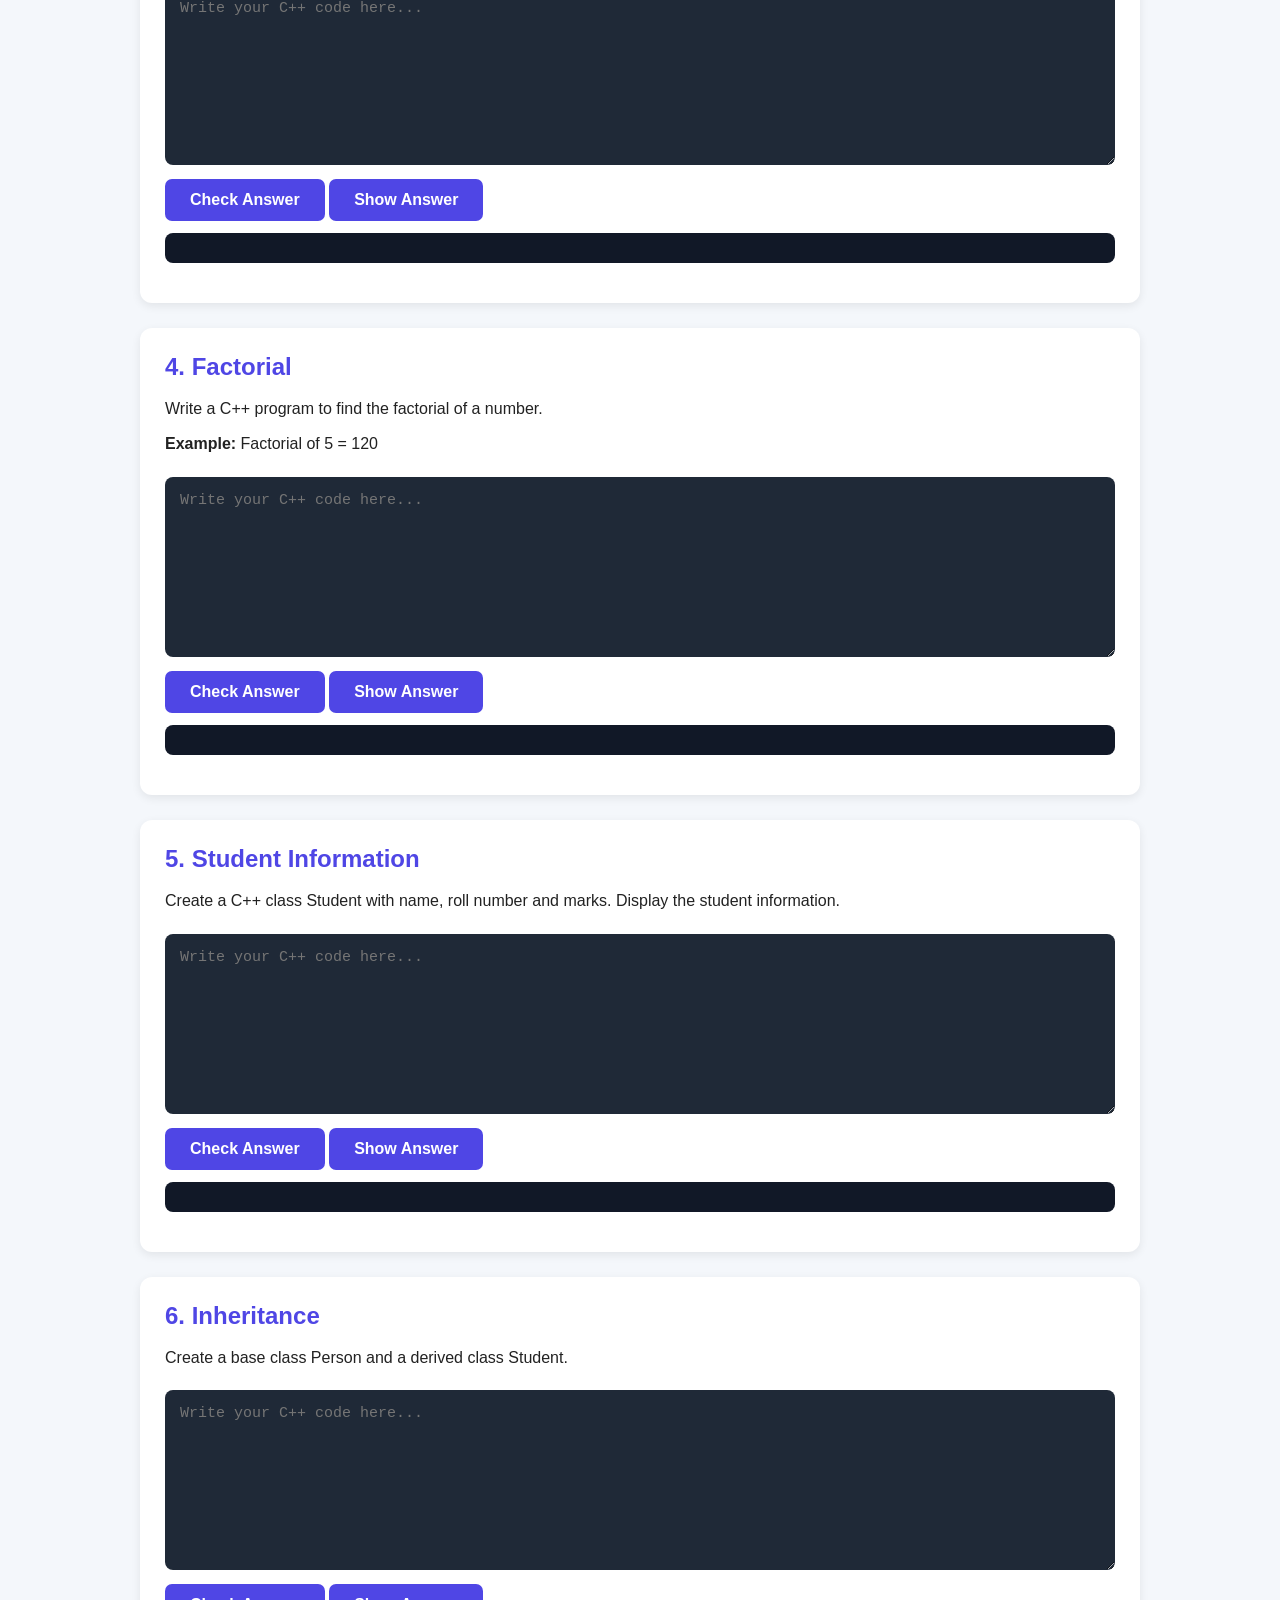
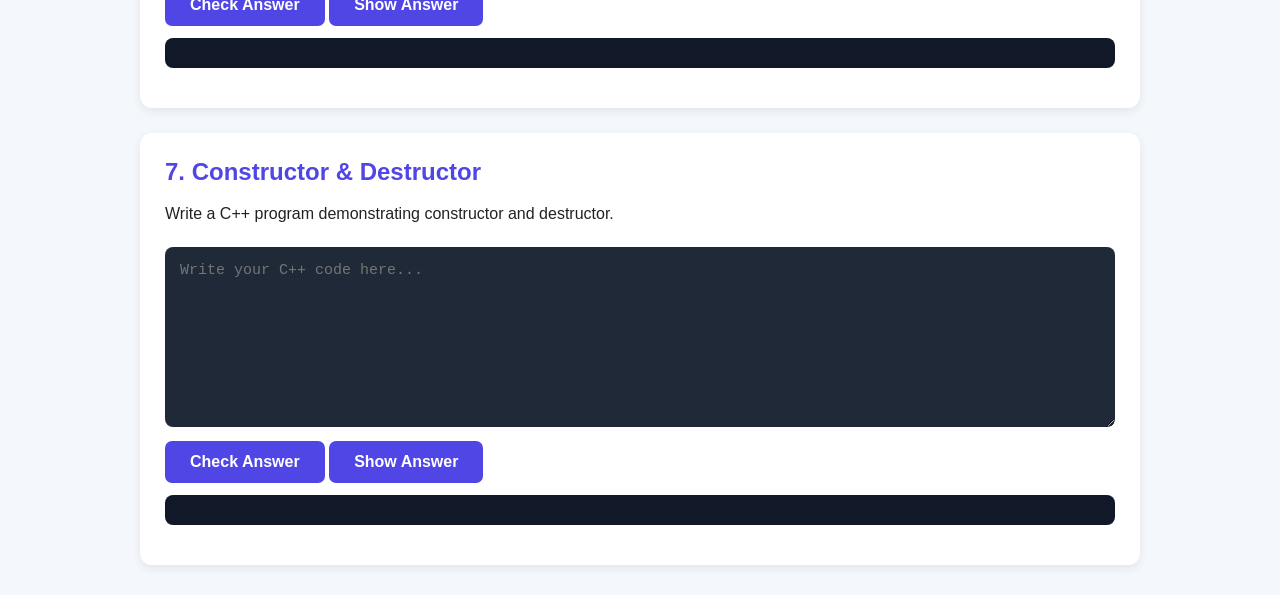
<file: cpp-practice.html>
<!DOCTYPE html>
<html lang="en">
<head>
    <meta charset="UTF-8">
    <meta name="viewport" content="width=device-width, initial-scale=1.0">
    <title>C++ Coding Practice</title>
    <link rel="stylesheet" href="cpp-practice.css">
</head>

<body>

<header>
    <h1>💻 C++ Coding Practice</h1>
    <p>Write your answer and check whether it is correct.</p>
</header>

<div class="container">

    <a href="index.html" class="back">← Back to Study Hub</a>

    <div class="score-box">
        🏆 Score:
        <span id="score">0</span> / 7
    </div>


    <!-- QUESTION 1 -->
    <div class="question">
        <h2>1. Hello World</h2>

        <p>Write a C++ program to print <b>Hello World</b>.</p>

        <p><b>Expected Output:</b></p>

        <pre>Hello World</pre>

        <textarea id="answer1"
            placeholder="Write your C++ code here..."></textarea>

        <button onclick="checkAnswer(1)">Check Answer</button>
        <button class="hint-btn" onclick="showAnswer(1)">Show Answer</button>

        <p id="result1" class="result"></p>
        <pre id="solution1" class="solution"></pre>
    </div>


    <!-- QUESTION 2 -->
    <div class="question">
        <h2>2. Calculator</h2>

        <p>
            Write a C++ program to add two numbers.
        </p>

        <p><b>Example Input:</b> 10 and 20</p>
        <p><b>Expected Output:</b> 30</p>

        <textarea id="answer2"
            placeholder="Write your C++ code here..."></textarea>

        <button onclick="checkAnswer(2)">Check Answer</button>
        <button class="hint-btn" onclick="showAnswer(2)">Show Answer</button>

        <p id="result2" class="result"></p>
        <pre id="solution2" class="solution"></pre>
    </div>


    <!-- QUESTION 3 -->
    <div class="question">
        <h2>3. Prime Number</h2>

        <p>
            Write a C++ program to check whether a number is prime or not.
        </p>

        <p><b>Example Input:</b> 7</p>
        <p><b>Expected Output:</b> Prime Number</p>

        <textarea id="answer3"
            placeholder="Write your C++ code here..."></textarea>

        <button onclick="checkAnswer(3)">Check Answer</button>
        <button class="hint-btn" onclick="showAnswer(3)">Show Answer</button>

        <p id="result3" class="result"></p>
        <pre id="solution3" class="solution"></pre>
    </div>


    <!-- QUESTION 4 -->
    <div class="question">
        <h2>4. Factorial</h2>

        <p>
            Write a C++ program to find the factorial of a number.
        </p>

        <p><b>Example:</b> Factorial of 5 = 120</p>

        <textarea id="answer4"
            placeholder="Write your C++ code here..."></textarea>

        <button onclick="checkAnswer(4)">Check Answer</button>
        <button class="hint-btn" onclick="showAnswer(4)">Show Answer</button>

        <p id="result4" class="result"></p>
        <pre id="solution4" class="solution"></pre>
    </div>


    <!-- QUESTION 5 -->
    <div class="question">
        <h2>5. Student Information</h2>

        <p>
            Create a C++ class Student with name, roll number and marks.
            Display the student information.
        </p>

        <textarea id="answer5"
            placeholder="Write your C++ code here..."></textarea>

        <button onclick="checkAnswer(5)">Check Answer</button>
        <button class="hint-btn" onclick="showAnswer(5)">Show Answer</button>

        <p id="result5" class="result"></p>
        <pre id="solution5" class="solution"></pre>
    </div>


    <!-- QUESTION 6 -->
    <div class="question">
        <h2>6. Inheritance</h2>

        <p>
            Create a base class Person and a derived class Student.
        </p>

        <textarea id="answer6"
            placeholder="Write your C++ code here..."></textarea>

        <button onclick="checkAnswer(6)">Check Answer</button>
        <button class="hint-btn" onclick="showAnswer(6)">Show Answer</button>

        <p id="result6" class="result"></p>
        <pre id="solution6" class="solution"></pre>
    </div>


    <!-- QUESTION 7 -->
    <div class="question">
        <h2>7. Constructor & Destructor</h2>

        <p>
            Write a C++ program demonstrating constructor and destructor.
        </p>

        <textarea id="answer7"
            placeholder="Write your C++ code here..."></textarea>

        <button onclick="checkAnswer(7)">Check Answer</button>
        <button class="hint-btn" onclick="showAnswer(7)">Show Answer</button>

        <p id="result7" class="result"></p>
        <pre id="solution7" class="solution"></pre>
    </div>

</div>


<script>

let score = 0;
let completed = [];

const answers = {

    1: {
        keywords: ["#include", "iostream", "cout", "hello world"],
        solution:
`#include <iostream>
using namespace std;

int main() {
    cout << "Hello World";
    return 0;
}`
    },

    2: {
        keywords: ["#include", "iostream", "cin", "cout", "+"],
        solution:
`#include <iostream>
using namespace std;

int main() {
    int a, b;
    cin >> a >> b;

    cout << a + b;

    return 0;
}`
    },

    3: {
        keywords: ["#include", "iostream", "cin", "for", "cout"],
        solution:
`#include <iostream>
using namespace std;

int main() {

    int n;
    cin >> n;

    bool prime = true;

    if (n < 2)
        prime = false;

    for (int i = 2; i < n; i++) {
        if (n % i == 0) {
            prime = false;
            break;
        }
    }

    if (prime)
        cout << "Prime Number";
    else
        cout << "Not Prime";

    return 0;
}`
    },

    4: {
        keywords: ["#include", "iostream", "cin", "for", "*"],
        solution:
`#include <iostream>
using namespace std;

int main() {

    int n;
    cin >> n;

    int factorial = 1;

    for (int i = 1; i <= n; i++) {
        factorial = factorial * i;
    }

    cout << factorial;

    return 0;
}`
    },

    5: {
        keywords: ["class", "student", "name", "roll", "marks"],
        solution:
`#include <iostream>
using namespace std;

class Student {

public:
    string name;
    int roll;
    int marks;

    void show() {
        cout << name << endl;
        cout << roll << endl;
        cout << marks << endl;
    }
};

int main() {

    Student s;

    s.name = "Shubhangi";
    s.roll = 1448;
    s.marks = 85;

    s.show();

    return 0;
}`
    },

    6: {
        keywords: ["class", "person", "student", "public", ":"],
        solution:
`#include <iostream>
using namespace std;

class Person {

public:
    string name;
};

class Student : public Person {

public:
    int roll;

    void show() {
        cout << name << endl;
        cout << roll << endl;
    }
};

int main() {

    Student s;

    s.name = "Shubhangi";
    s.roll = 1448;

    s.show();

    return 0;
}`
    },

    7: {
        keywords: ["class", "constructor", "~", "destructor"],
        solution:
`#include <iostream>
using namespace std;

class Demo {

public:

    Demo() {
        cout << "Constructor Called";
    }

    ~Demo() {
        cout << "Destructor Called";
    }
};

int main() {

    Demo obj;

    return 0;
}`
    }
};


function checkAnswer(questionNumber) {

    const answerBox =
        document.getElementById("answer" + questionNumber);

    const result =
        document.getElementById("result" + questionNumber);

    const userAnswer =
        answerBox.value.toLowerCase().trim();

    if (userAnswer === "") {

        result.textContent =
            "❌ Please write your answer first.";

        result.className = "result wrong";

        return;
    }

    const requiredKeywords =
        answers[questionNumber].keywords;

    let matched = 0;

    requiredKeywords.forEach(function(keyword) {

        if (userAnswer.includes(keyword.toLowerCase())) {
            matched++;
        }

    });

    const percentage =
        (matched / requiredKeywords.length) * 100;


    if (percentage >= 70) {

        if (!completed.includes(questionNumber)) {

            score++;
            completed.push(questionNumber);

            document.getElementById("score").textContent = score;
        }

        result.textContent =
            "✅ Correct! Your answer contains the required concepts.";

        result.className = "result correct";

    } else {

        result.textContent =
            "❌ Incorrect or incomplete answer. Check the required concepts.";

        result.className = "result wrong";
    }
}


function showAnswer(questionNumber) {

    const solution =
        document.getElementById("solution" + questionNumber);

    solution.textContent =
        answers[questionNumber].solution;

    solution.style.display = "block";
}

</script>

</body>
</html>
</file>
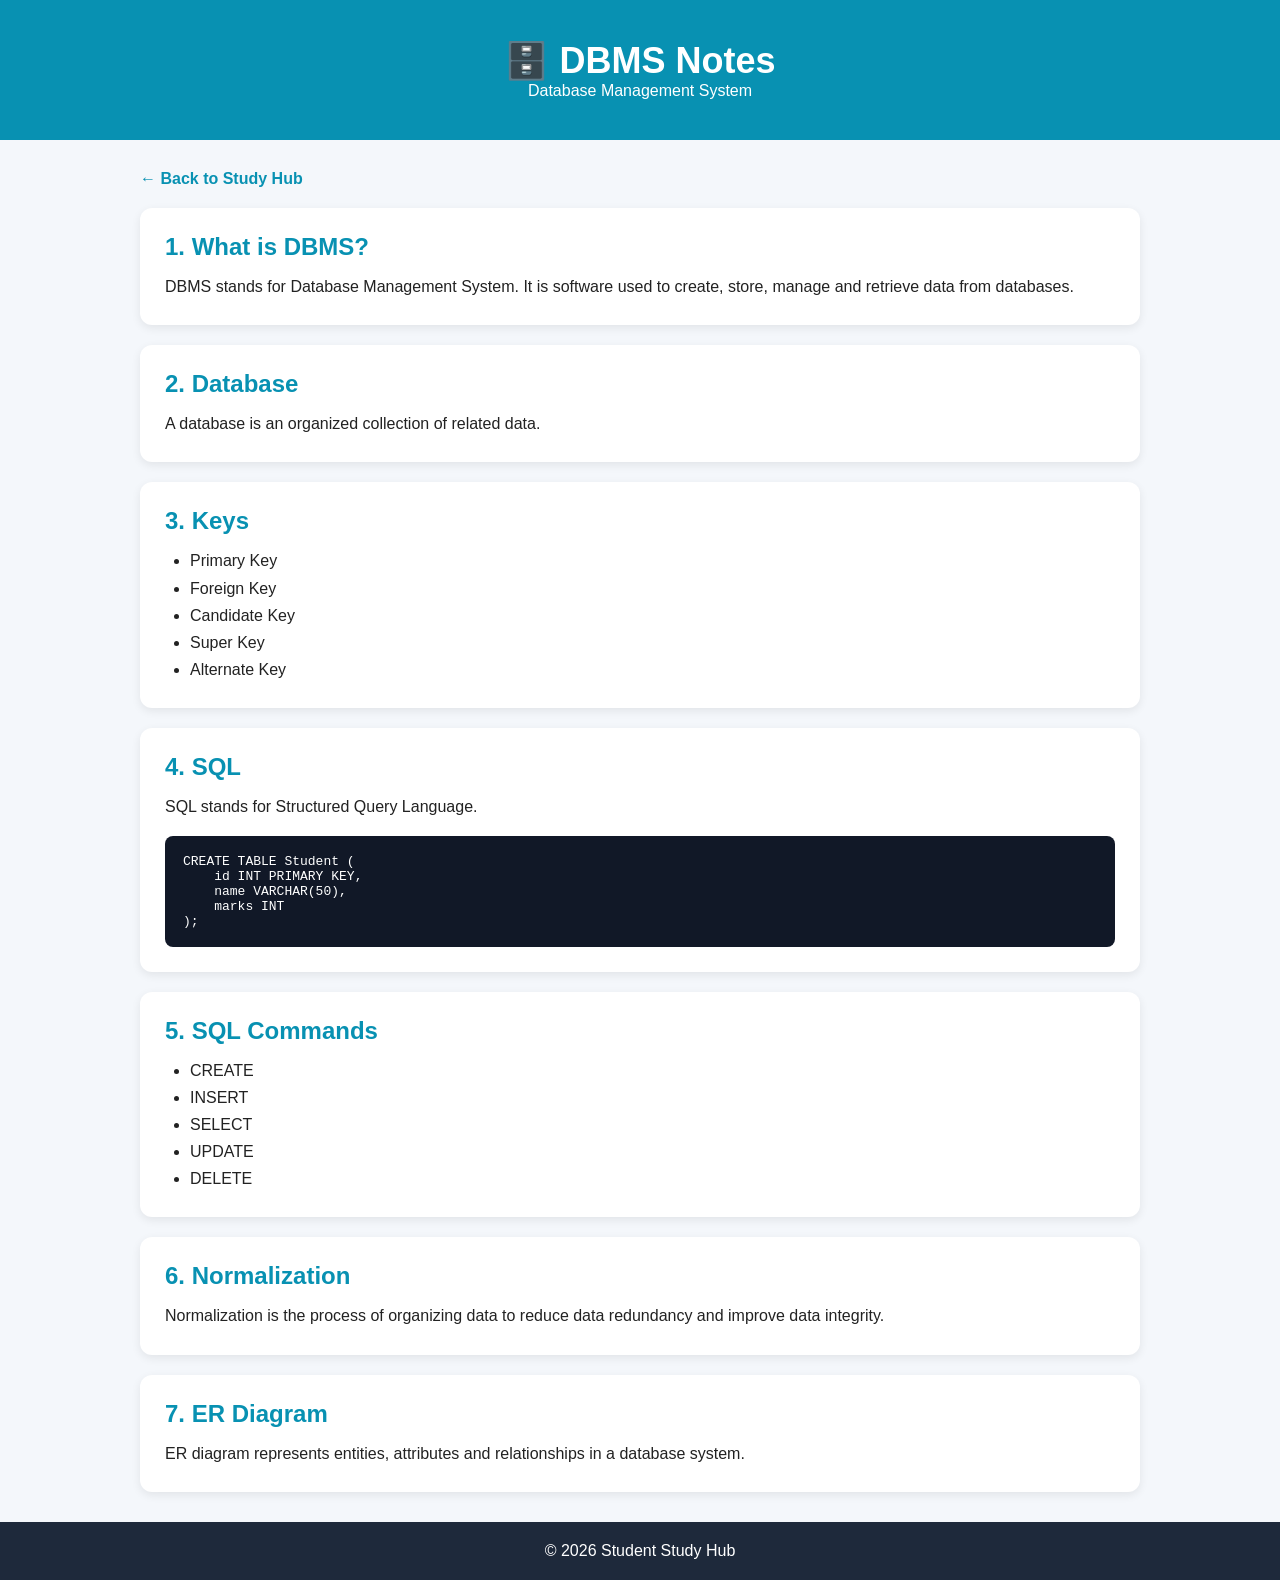
<file: dbms-notes.html>
<!DOCTYPE html>
<html lang="en">
<head>
    <meta charset="UTF-8">
    <meta name="viewport" content="width=device-width, initial-scale=1.0">
    <title>DBMS Notes - Student Study Hub</title>
    <link rel="stylesheet" href="dbms-notes.css">
</head>

<body>

<header>
    <h1>🗄️ DBMS Notes</h1>
    <p>Database Management System</p>
</header>

<div class="container">

<a href="index.html" class="back">← Back to Study Hub</a>

<section class="topic">
<h2>1. What is DBMS?</h2>
<p>
DBMS stands for Database Management System. It is software used
to create, store, manage and retrieve data from databases.
</p>
</section>

<section class="topic">
<h2>2. Database</h2>
<p>
A database is an organized collection of related data.
</p>
</section>

<section class="topic">
<h2>3. Keys</h2>

<ul>
<li>Primary Key</li>
<li>Foreign Key</li>
<li>Candidate Key</li>
<li>Super Key</li>
<li>Alternate Key</li>
</ul>
</section>

<section class="topic">
<h2>4. SQL</h2>

<p>SQL stands for Structured Query Language.</p>

<pre>
CREATE TABLE Student (
    id INT PRIMARY KEY,
    name VARCHAR(50),
    marks INT
);
</pre>
</section>

<section class="topic">
<h2>5. SQL Commands</h2>

<ul>
<li>CREATE</li>
<li>INSERT</li>
<li>SELECT</li>
<li>UPDATE</li>
<li>DELETE</li>
</ul>
</section>

<section class="topic">
<h2>6. Normalization</h2>
<p>
Normalization is the process of organizing data to reduce
data redundancy and improve data integrity.
</p>
</section>

<section class="topic">
<h2>7. ER Diagram</h2>
<p>
ER diagram represents entities, attributes and relationships
in a database system.
</p>
</section>

</div>

<footer>
<p>© 2026 Student Study Hub</p>
</footer>

</body>
</html>
</file>
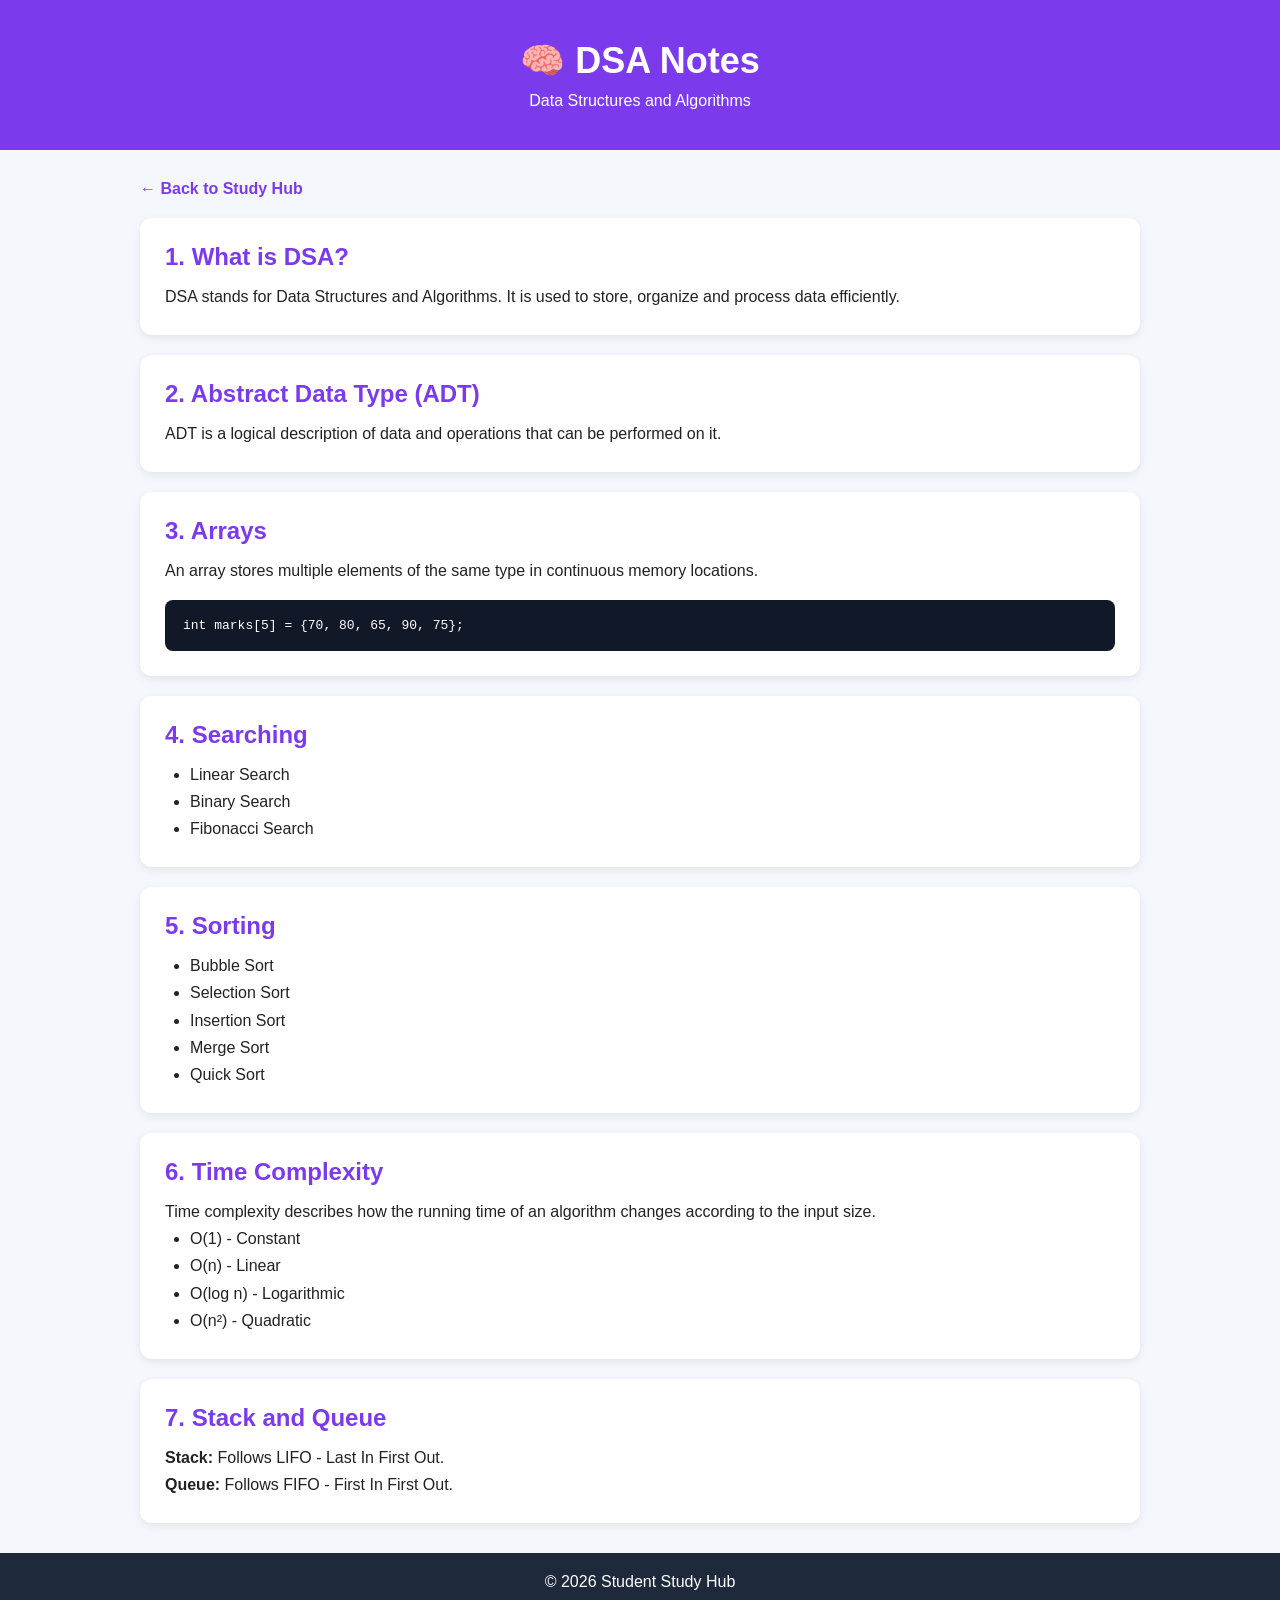
<file: dsa-notes.html>
<!DOCTYPE html>
<html lang="en">
<head>
    <meta charset="UTF-8">
    <meta name="viewport" content="width=device-width, initial-scale=1.0">
    <title>DSA Notes - Student Study Hub</title>
    <link rel="stylesheet" href="dsa-notes.css">
</head>

<body>

<header>
    <h1>🧠 DSA Notes</h1>
    <p>Data Structures and Algorithms</p>
</header>

<div class="container">

<a href="index.html" class="back">← Back to Study Hub</a>

<section class="topic">
<h2>1. What is DSA?</h2>
<p>
DSA stands for Data Structures and Algorithms.
It is used to store, organize and process data efficiently.
</p>
</section>

<section class="topic">
<h2>2. Abstract Data Type (ADT)</h2>
<p>
ADT is a logical description of data and operations that can be performed on it.
</p>
</section>

<section class="topic">
<h2>3. Arrays</h2>
<p>
An array stores multiple elements of the same type in continuous memory locations.
</p>

<pre>
int marks[5] = {70, 80, 65, 90, 75};
</pre>
</section>

<section class="topic">
<h2>4. Searching</h2>

<ul>
<li>Linear Search</li>
<li>Binary Search</li>
<li>Fibonacci Search</li>
</ul>
</section>

<section class="topic">
<h2>5. Sorting</h2>

<ul>
<li>Bubble Sort</li>
<li>Selection Sort</li>
<li>Insertion Sort</li>
<li>Merge Sort</li>
<li>Quick Sort</li>
</ul>
</section>

<section class="topic">
<h2>6. Time Complexity</h2>

<p>
Time complexity describes how the running time of an algorithm
changes according to the input size.
</p>

<ul>
<li>O(1) - Constant</li>
<li>O(n) - Linear</li>
<li>O(log n) - Logarithmic</li>
<li>O(n²) - Quadratic</li>
</ul>
</section>

<section class="topic">
<h2>7. Stack and Queue</h2>

<p><b>Stack:</b> Follows LIFO - Last In First Out.</p>
<p><b>Queue:</b> Follows FIFO - First In First Out.</p>
</section>

</div>

<footer>
<p>© 2026 Student Study Hub</p>
</footer>

</body>
</html>
</file>
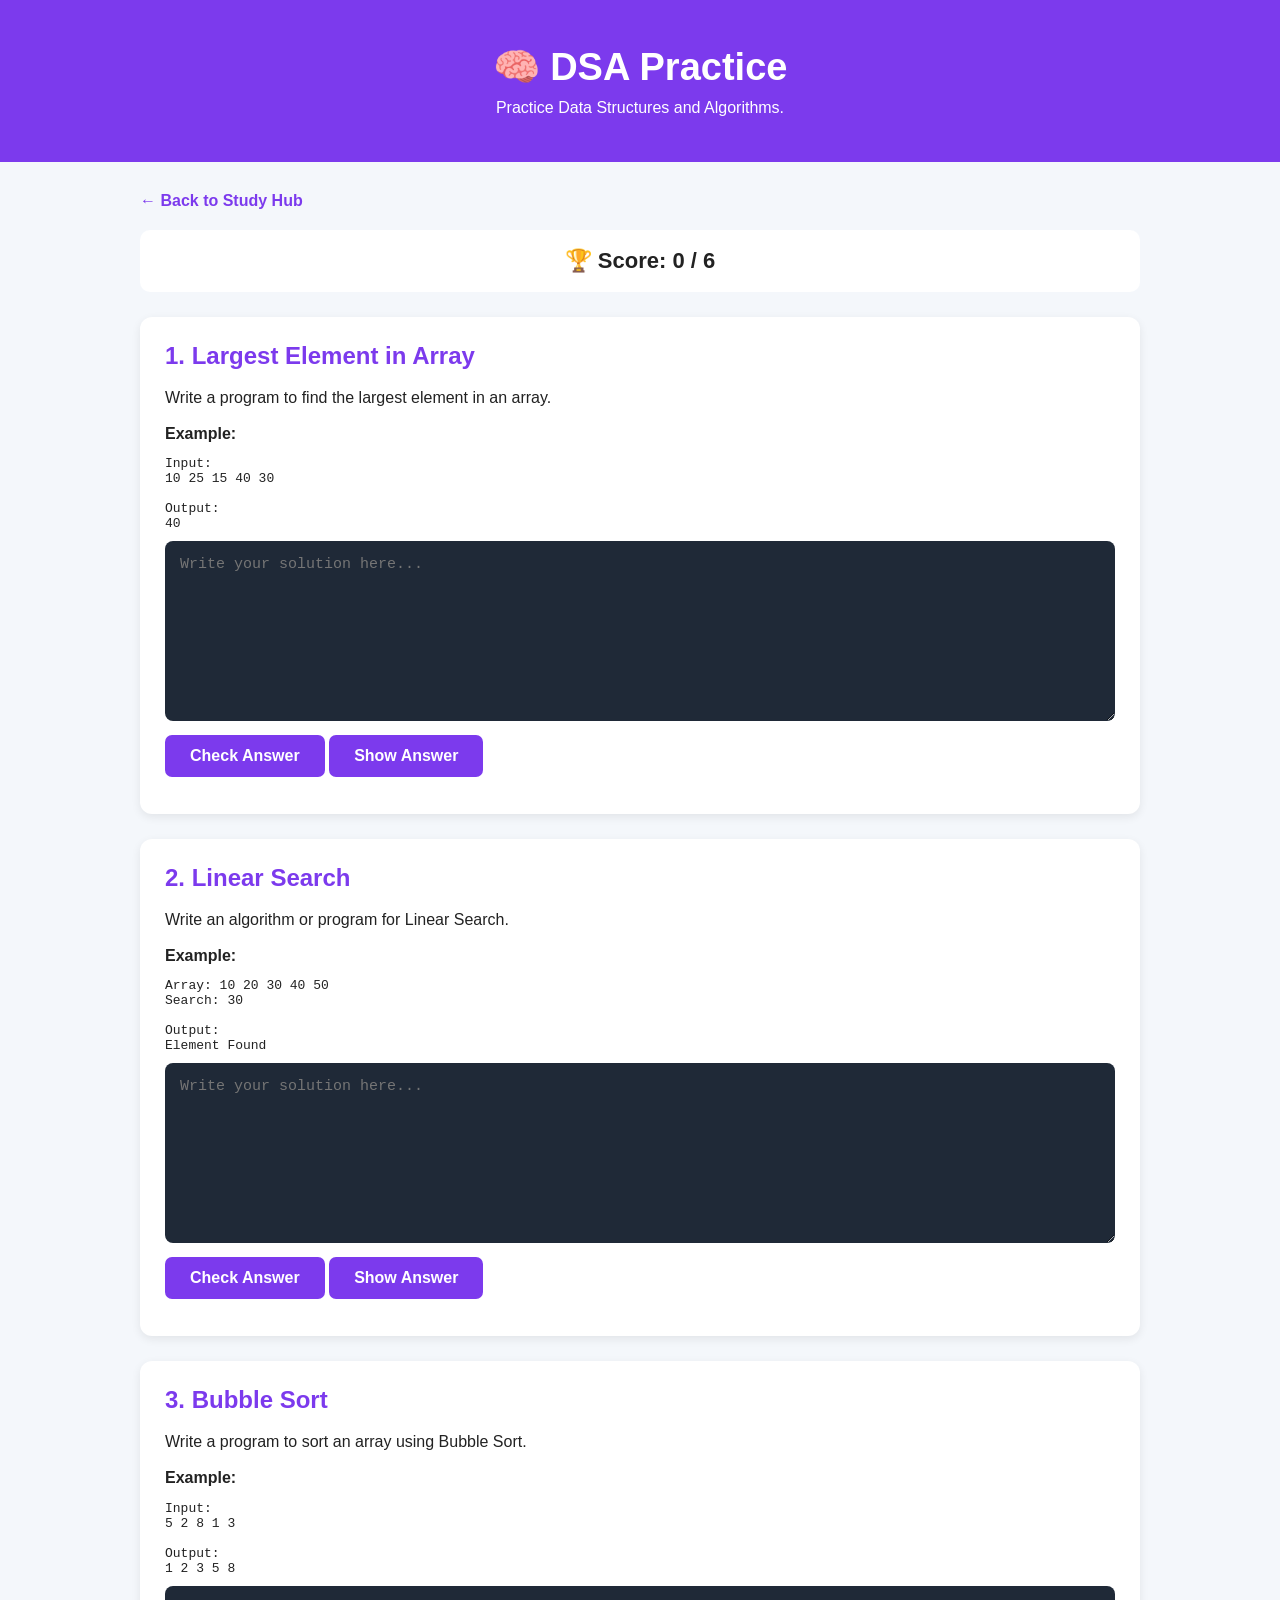
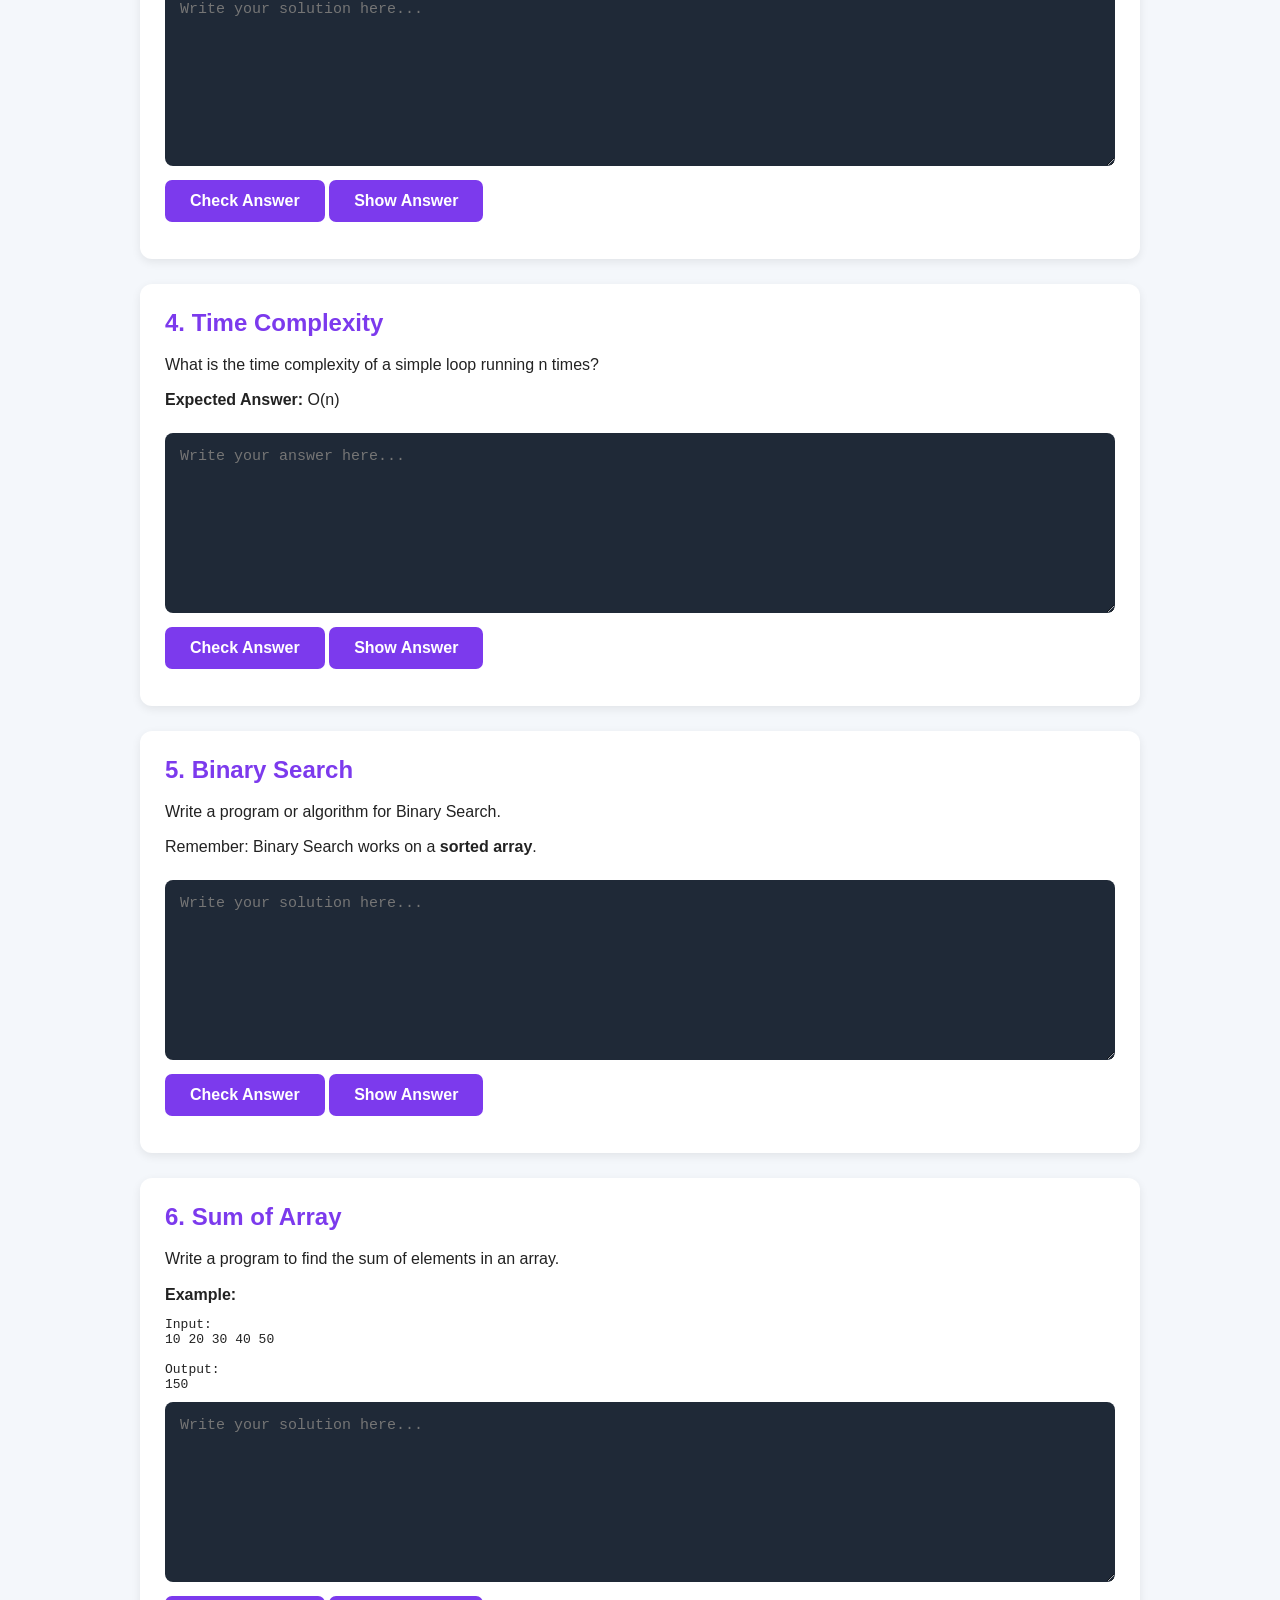
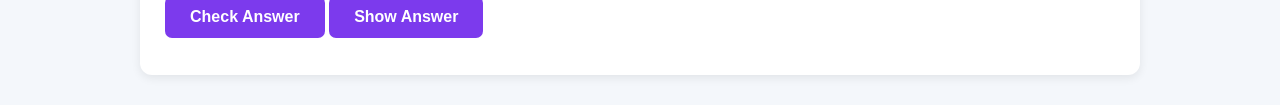
<file: dsa-practice.html>
<!DOCTYPE html>
<html lang="en">
<head>
    <meta charset="UTF-8">
    <meta name="viewport" content="width=device-width, initial-scale=1.0">
    <title>DSA Practice</title>
    <link rel="stylesheet" href="dsa-practice.css">
</head>

<body>

<header>
    <h1>🧠 DSA Practice</h1>
    <p>Practice Data Structures and Algorithms.</p>
</header>

<div class="container">

<a href="index.html" class="back">← Back to Study Hub</a>

<div class="score-box">
    🏆 Score:
    <span id="score">0</span> / 6
</div>


<!-- QUESTION 1 -->

<div class="question">

<h2>1. Largest Element in Array</h2>

<p>
Write a program to find the largest element in an array.
</p>

<p><b>Example:</b></p>

<pre>
Input:
10 25 15 40 30

Output:
40
</pre>

<textarea id="answer1"
placeholder="Write your solution here..."></textarea>

<button onclick="checkAnswer(1)">Check Answer</button>

<button class="hint-btn"
onclick="showAnswer(1)">Show Answer</button>

<p id="result1" class="result"></p>

<pre id="solution1" class="solution"></pre>

</div>


<!-- QUESTION 2 -->

<div class="question">

<h2>2. Linear Search</h2>

<p>
Write an algorithm or program for Linear Search.
</p>

<p><b>Example:</b></p>

<pre>
Array: 10 20 30 40 50
Search: 30

Output:
Element Found
</pre>

<textarea id="answer2"
placeholder="Write your solution here..."></textarea>

<button onclick="checkAnswer(2)">Check Answer</button>

<button class="hint-btn"
onclick="showAnswer(2)">Show Answer</button>

<p id="result2" class="result"></p>

<pre id="solution2" class="solution"></pre>

</div>


<!-- QUESTION 3 -->

<div class="question">

<h2>3. Bubble Sort</h2>

<p>
Write a program to sort an array using Bubble Sort.
</p>

<p><b>Example:</b></p>

<pre>
Input:
5 2 8 1 3

Output:
1 2 3 5 8
</pre>

<textarea id="answer3"
placeholder="Write your solution here..."></textarea>

<button onclick="checkAnswer(3)">Check Answer</button>

<button class="hint-btn"
onclick="showAnswer(3)">Show Answer</button>

<p id="result3" class="result"></p>

<pre id="solution3" class="solution"></pre>

</div>


<!-- QUESTION 4 -->

<div class="question">

<h2>4. Time Complexity</h2>

<p>
What is the time complexity of a simple loop
running n times?
</p>

<p><b>Expected Answer:</b> O(n)</p>

<textarea id="answer4"
placeholder="Write your answer here..."></textarea>

<button onclick="checkAnswer(4)">Check Answer</button>

<button class="hint-btn"
onclick="showAnswer(4)">Show Answer</button>

<p id="result4" class="result"></p>

<pre id="solution4" class="solution"></pre>

</div>


<!-- QUESTION 5 -->

<div class="question">

<h2>5. Binary Search</h2>

<p>
Write a program or algorithm for Binary Search.
</p>

<p>
Remember: Binary Search works on a <b>sorted array</b>.
</p>

<textarea id="answer5"
placeholder="Write your solution here..."></textarea>

<button onclick="checkAnswer(5)">Check Answer</button>

<button class="hint-btn"
onclick="showAnswer(5)">Show Answer</button>

<p id="result5" class="result"></p>

<pre id="solution5" class="solution"></pre>

</div>


<!-- QUESTION 6 -->

<div class="question">

<h2>6. Sum of Array</h2>

<p>
Write a program to find the sum of elements in an array.
</p>

<p><b>Example:</b></p>

<pre>
Input:
10 20 30 40 50

Output:
150
</pre>

<textarea id="answer6"
placeholder="Write your solution here..."></textarea>

<button onclick="checkAnswer(6)">Check Answer</button>

<button class="hint-btn"
onclick="showAnswer(6)">Show Answer</button>

<p id="result6" class="result"></p>

<pre id="solution6" class="solution"></pre>

</div>

</div>


<script>

let score = 0;
let completed = [];


const answers = {

    1: {
        keywords: ["array", "largest", "for"],
        solution:
`int arr[] = {10, 25, 15, 40, 30};

int largest = arr[0];

for(int i = 1; i < 5; i++) {

    if(arr[i] > largest) {
        largest = arr[i];
    }
}

cout << largest;`
    },


    2: {
        keywords: ["array", "search", "for", "if"],
        solution:
`int arr[] = {10, 20, 30, 40, 50};

int search = 30;

for(int i = 0; i < 5; i++) {

    if(arr[i] == search) {

        cout << "Element Found";

        break;
    }
}`
    },


    3: {
        keywords: ["bubble", "for", "swap"],
        solution:
`for(int i = 0; i < n - 1; i++) {

    for(int j = 0; j < n - i - 1; j++) {

        if(arr[j] > arr[j + 1]) {

            swap(arr[j], arr[j + 1]);
        }
    }
}`
    },


    4: {
        keywords: ["o(n)"],
        solution:
`Answer:

O(n)

A loop that runs n times has linear
time complexity O(n).`
    },


    5: {
        keywords: ["binary", "low", "high", "mid"],
        solution:
`int low = 0;
int high = n - 1;

while(low <= high) {

    int mid = (low + high) / 2;

    if(arr[mid] == key) {

        cout << "Element Found";
        break;
    }

    else if(arr[mid] < key) {
        low = mid + 1;
    }

    else {
        high = mid - 1;
    }
}`
    },


    6: {
        keywords: ["array", "sum", "for"],
        solution:
`int arr[] = {10, 20, 30, 40, 50};

int sum = 0;

for(int i = 0; i < 5; i++) {

    sum = sum + arr[i];
}

cout << "Sum = " << sum;`
    }

};


function checkAnswer(questionNumber) {

    const answerBox =
        document.getElementById("answer" + questionNumber);

    const result =
        document.getElementById("result" + questionNumber);

    const userAnswer =
        answerBox.value.toLowerCase().trim();


    if (userAnswer === "") {

        result.textContent =
            "❌ Please write your answer first.";

        result.className = "result wrong";

        return;
    }


    const requiredKeywords =
        answers[questionNumber].keywords;

    let matched = 0;


    requiredKeywords.forEach(function(keyword) {

        if (userAnswer.includes(keyword.toLowerCase())) {

            matched++;
        }

    });


    const percentage =
        (matched / requiredKeywords.length) * 100;


    if (percentage >= 70) {

        if (!completed.includes(questionNumber)) {

            score++;

            completed.push(questionNumber);

            document.getElementById("score").textContent =
                score;
        }


        result.textContent =
            "✅ Correct! Your answer contains the required concepts.";

        result.className = "result correct";

    } else {

        result.textContent =
            "❌ Incorrect or incomplete answer. Try again.";

        result.className = "result wrong";
    }

}


function showAnswer(questionNumber) {

    const solution =
        document.getElementById("solution" + questionNumber);

    solution.textContent =
        answers[questionNumber].solution;

    solution.style.display = "block";
}

</script>

</body>
</html>
</file>
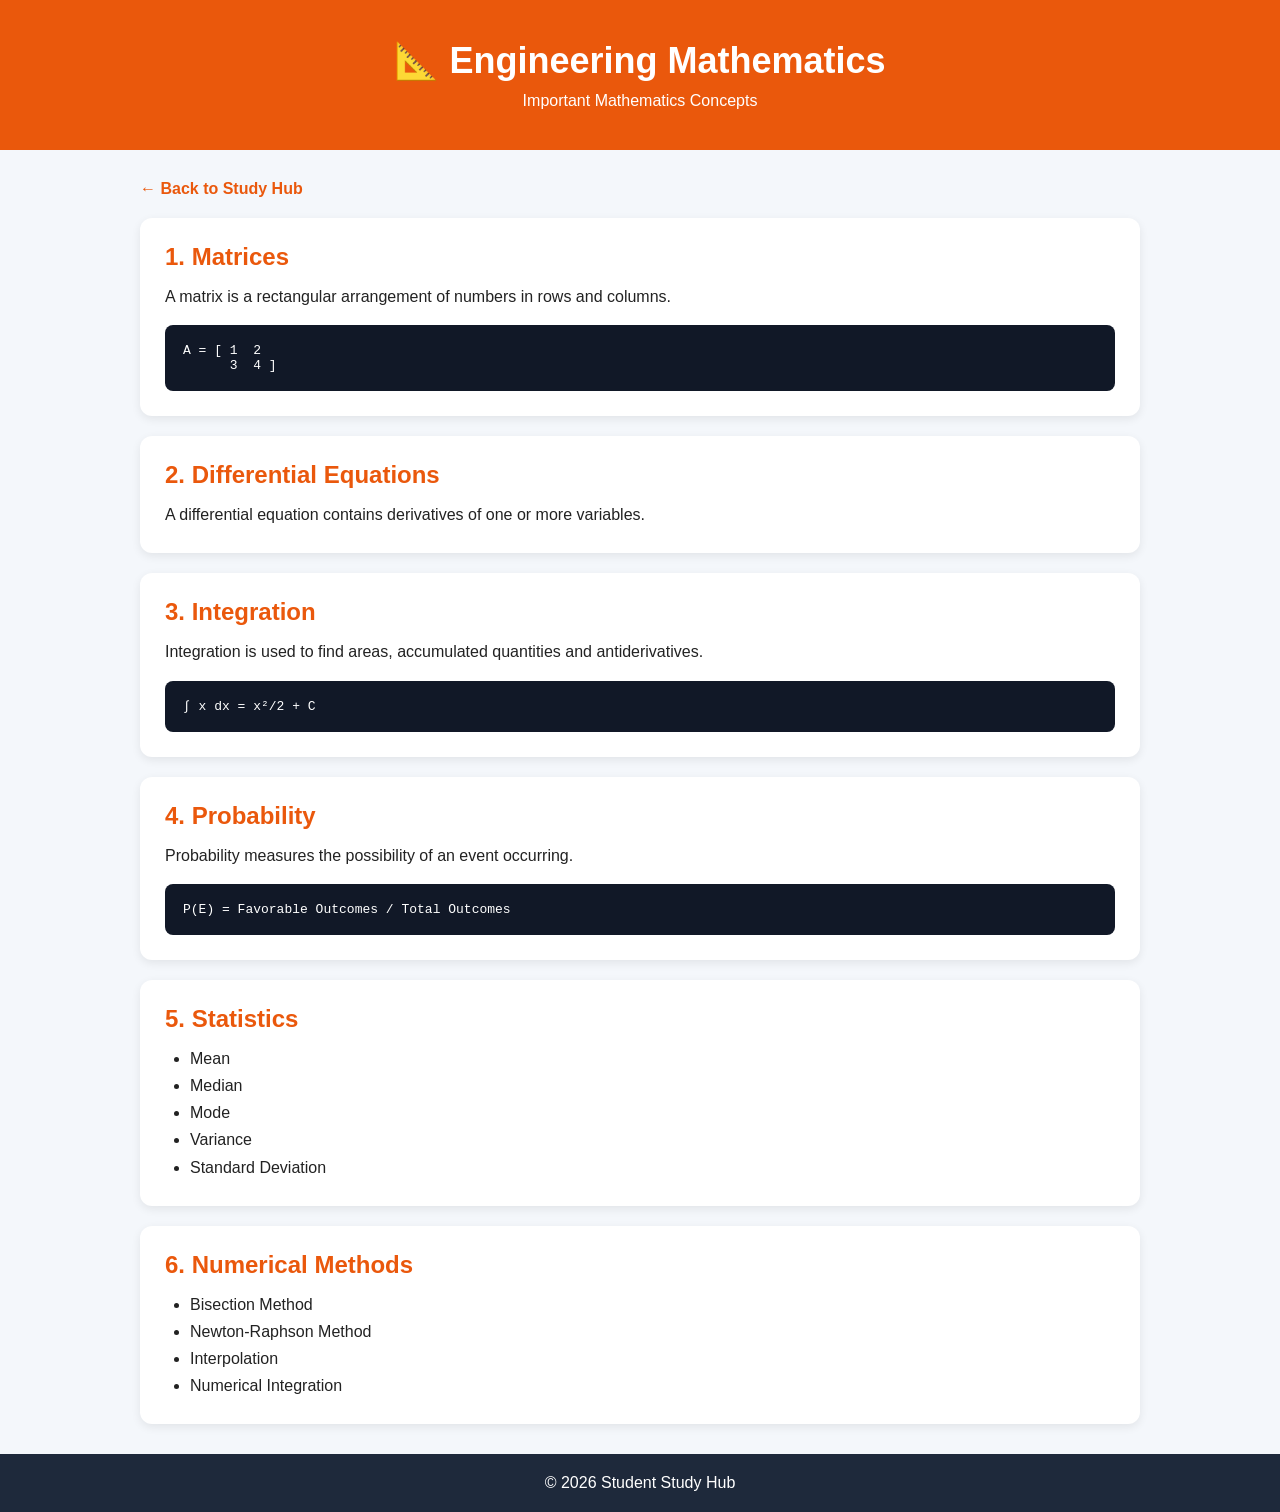
<file: maths-notes.html>
<!DOCTYPE html>
<html lang="en">
<head>
    <meta charset="UTF-8">
    <meta name="viewport" content="width=device-width, initial-scale=1.0">
    <title>Engineering Mathematics - Student Study Hub</title>
    <link rel="stylesheet" href="maths-notes.css">
</head>

<body>

<header>
    <h1>📐 Engineering Mathematics</h1>
    <p>Important Mathematics Concepts</p>
</header>

<div class="container">

<a href="index.html" class="back">← Back to Study Hub</a>

<section class="topic">
<h2>1. Matrices</h2>
<p>
A matrix is a rectangular arrangement of numbers in rows and columns.
</p>

<pre>
A = [ 1  2
      3  4 ]
</pre>
</section>

<section class="topic">
<h2>2. Differential Equations</h2>
<p>
A differential equation contains derivatives of one or more variables.
</p>
</section>

<section class="topic">
<h2>3. Integration</h2>
<p>
Integration is used to find areas, accumulated quantities and
antiderivatives.
</p>

<pre>
∫ x dx = x²/2 + C
</pre>
</section>

<section class="topic">
<h2>4. Probability</h2>
<p>
Probability measures the possibility of an event occurring.
</p>

<pre>
P(E) = Favorable Outcomes / Total Outcomes
</pre>
</section>

<section class="topic">
<h2>5. Statistics</h2>

<ul>
<li>Mean</li>
<li>Median</li>
<li>Mode</li>
<li>Variance</li>
<li>Standard Deviation</li>
</ul>
</section>

<section class="topic">
<h2>6. Numerical Methods</h2>

<ul>
<li>Bisection Method</li>
<li>Newton-Raphson Method</li>
<li>Interpolation</li>
<li>Numerical Integration</li>
</ul>
</section>

</div>

<footer>
<p>© 2026 Student Study Hub</p>
</footer>

</body>
</html>
</file>
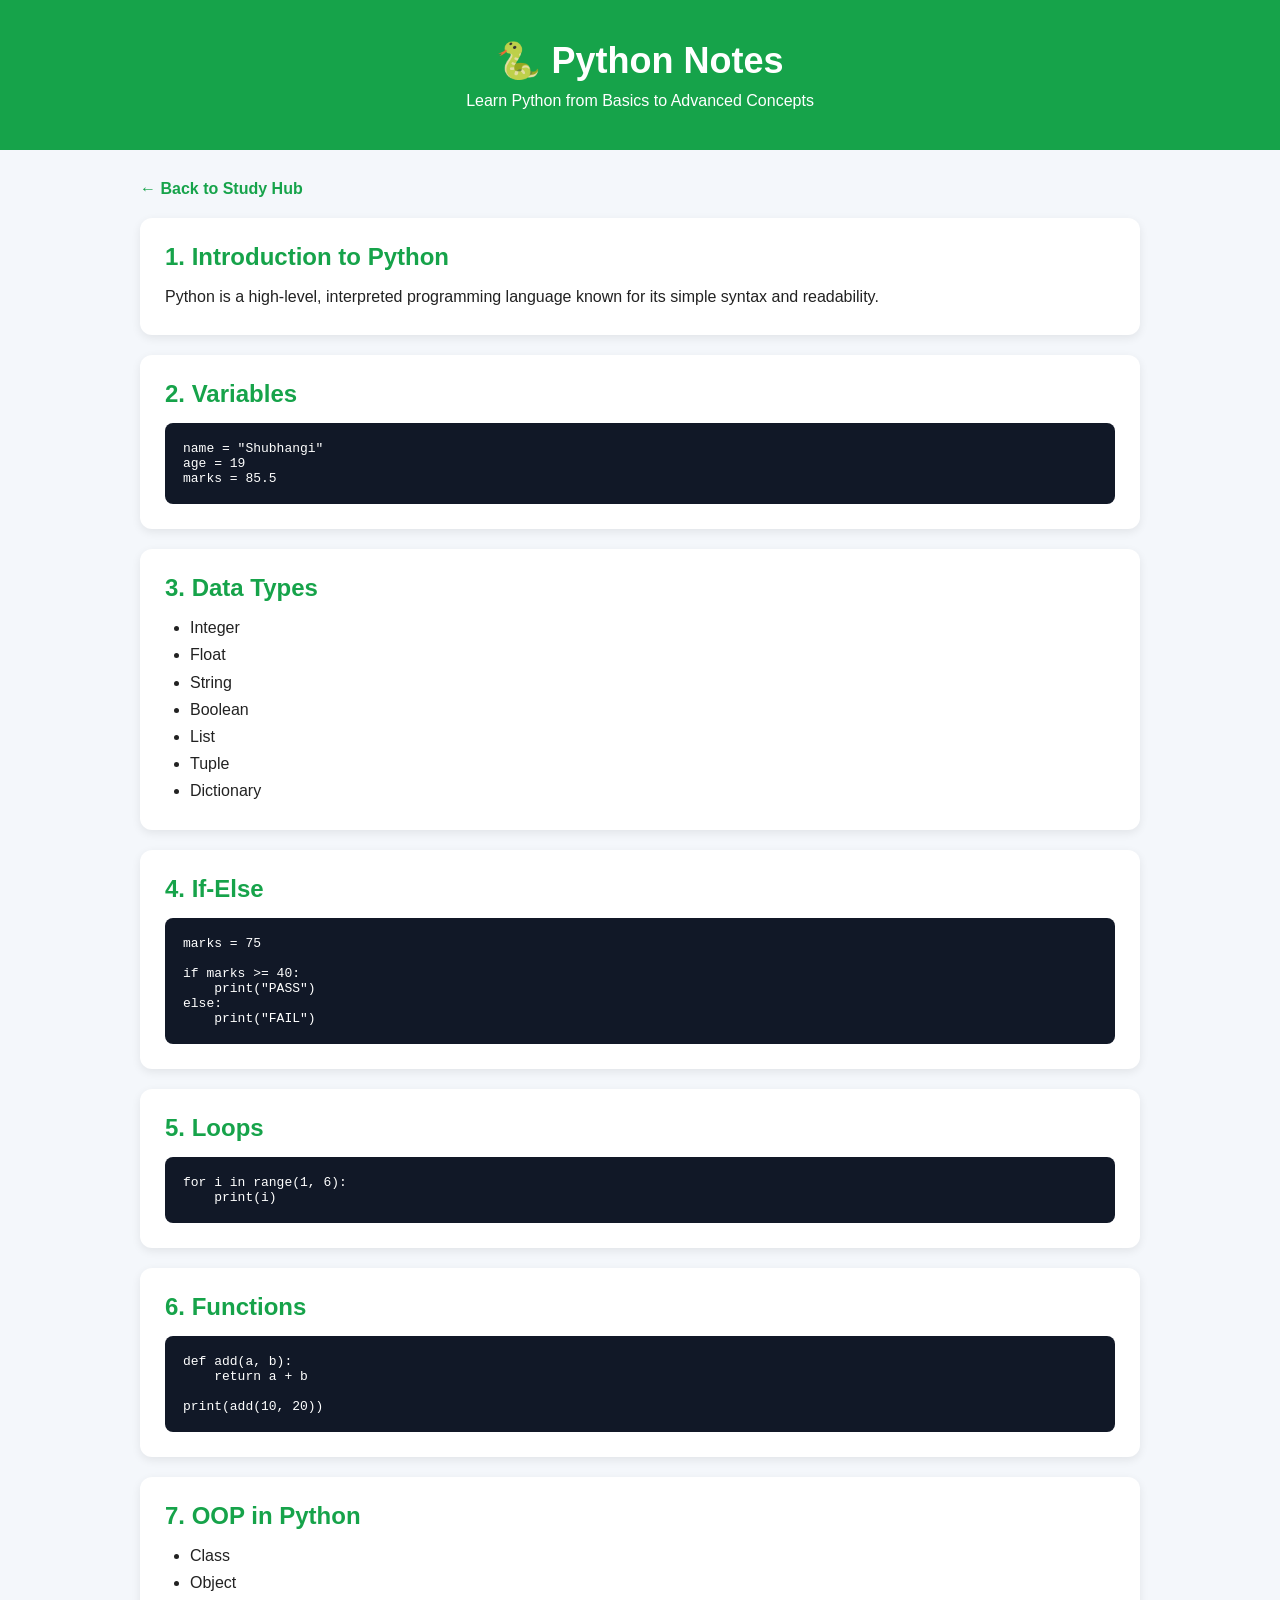
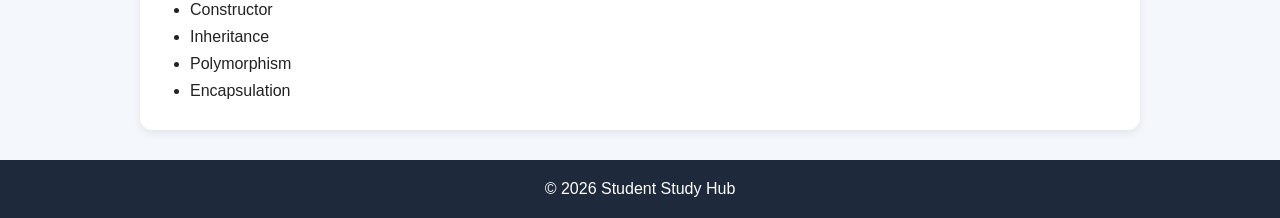
<file: python-notes.html>
<!DOCTYPE html>
<html lang="en">
<head>
    <meta charset="UTF-8">
    <meta name="viewport" content="width=device-width, initial-scale=1.0">
    <title>Python Notes - Student Study Hub</title>
    <link rel="stylesheet" href="python-notes.css">
</head>

<body>

<header>
    <h1>🐍 Python Notes</h1>
    <p>Learn Python from Basics to Advanced Concepts</p>
</header>

<div class="container">

<a href="index.html" class="back">← Back to Study Hub</a>

<section class="topic">
<h2>1. Introduction to Python</h2>
<p>
Python is a high-level, interpreted programming language known for
its simple syntax and readability.
</p>
</section>

<section class="topic">
<h2>2. Variables</h2>

<pre>
name = "Shubhangi"
age = 19
marks = 85.5
</pre>
</section>

<section class="topic">
<h2>3. Data Types</h2>

<ul>
<li>Integer</li>
<li>Float</li>
<li>String</li>
<li>Boolean</li>
<li>List</li>
<li>Tuple</li>
<li>Dictionary</li>
</ul>
</section>

<section class="topic">
<h2>4. If-Else</h2>

<pre>
marks = 75

if marks >= 40:
    print("PASS")
else:
    print("FAIL")
</pre>
</section>

<section class="topic">
<h2>5. Loops</h2>

<pre>
for i in range(1, 6):
    print(i)
</pre>
</section>

<section class="topic">
<h2>6. Functions</h2>

<pre>
def add(a, b):
    return a + b

print(add(10, 20))
</pre>
</section>

<section class="topic">
<h2>7. OOP in Python</h2>

<ul>
<li>Class</li>
<li>Object</li>
<li>Constructor</li>
<li>Inheritance</li>
<li>Polymorphism</li>
<li>Encapsulation</li>
</ul>
</section>

</div>

<footer>
<p>© 2026 Student Study Hub</p>
</footer>

</body>
</html>
</file>
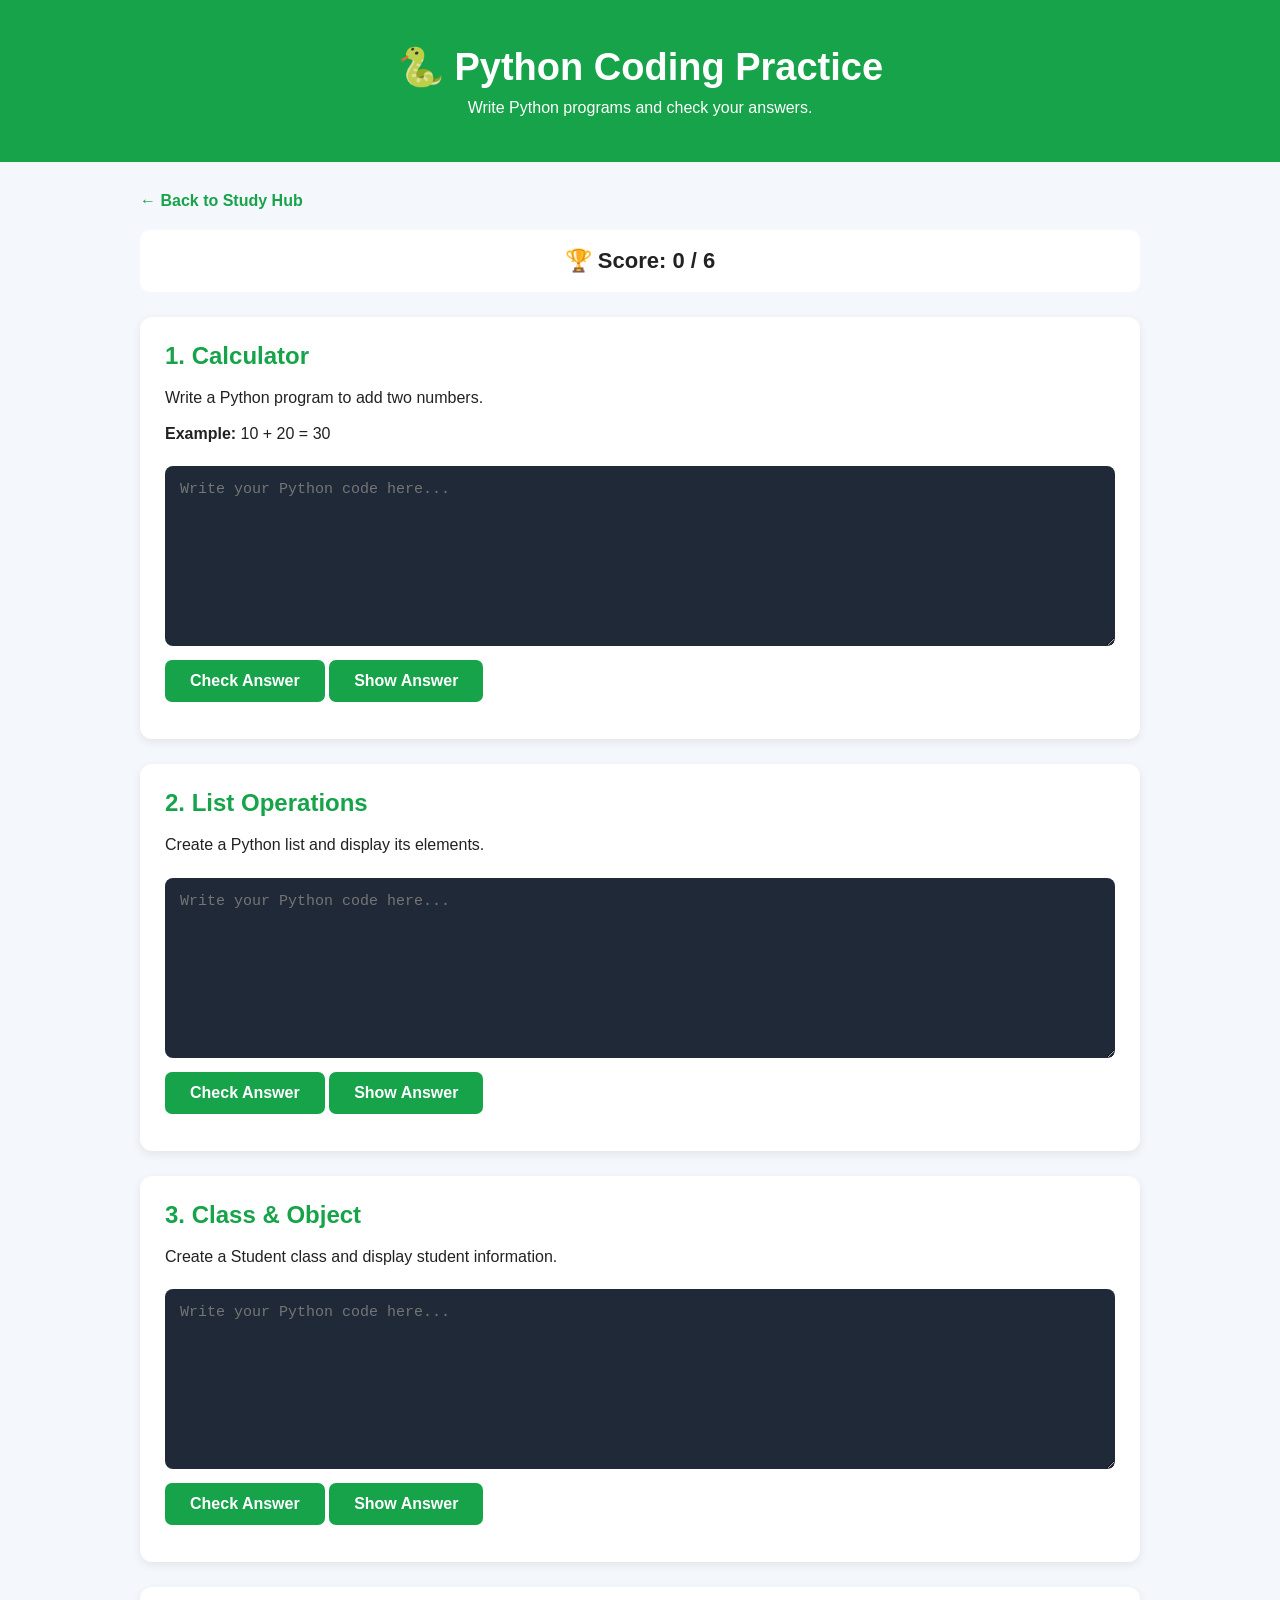
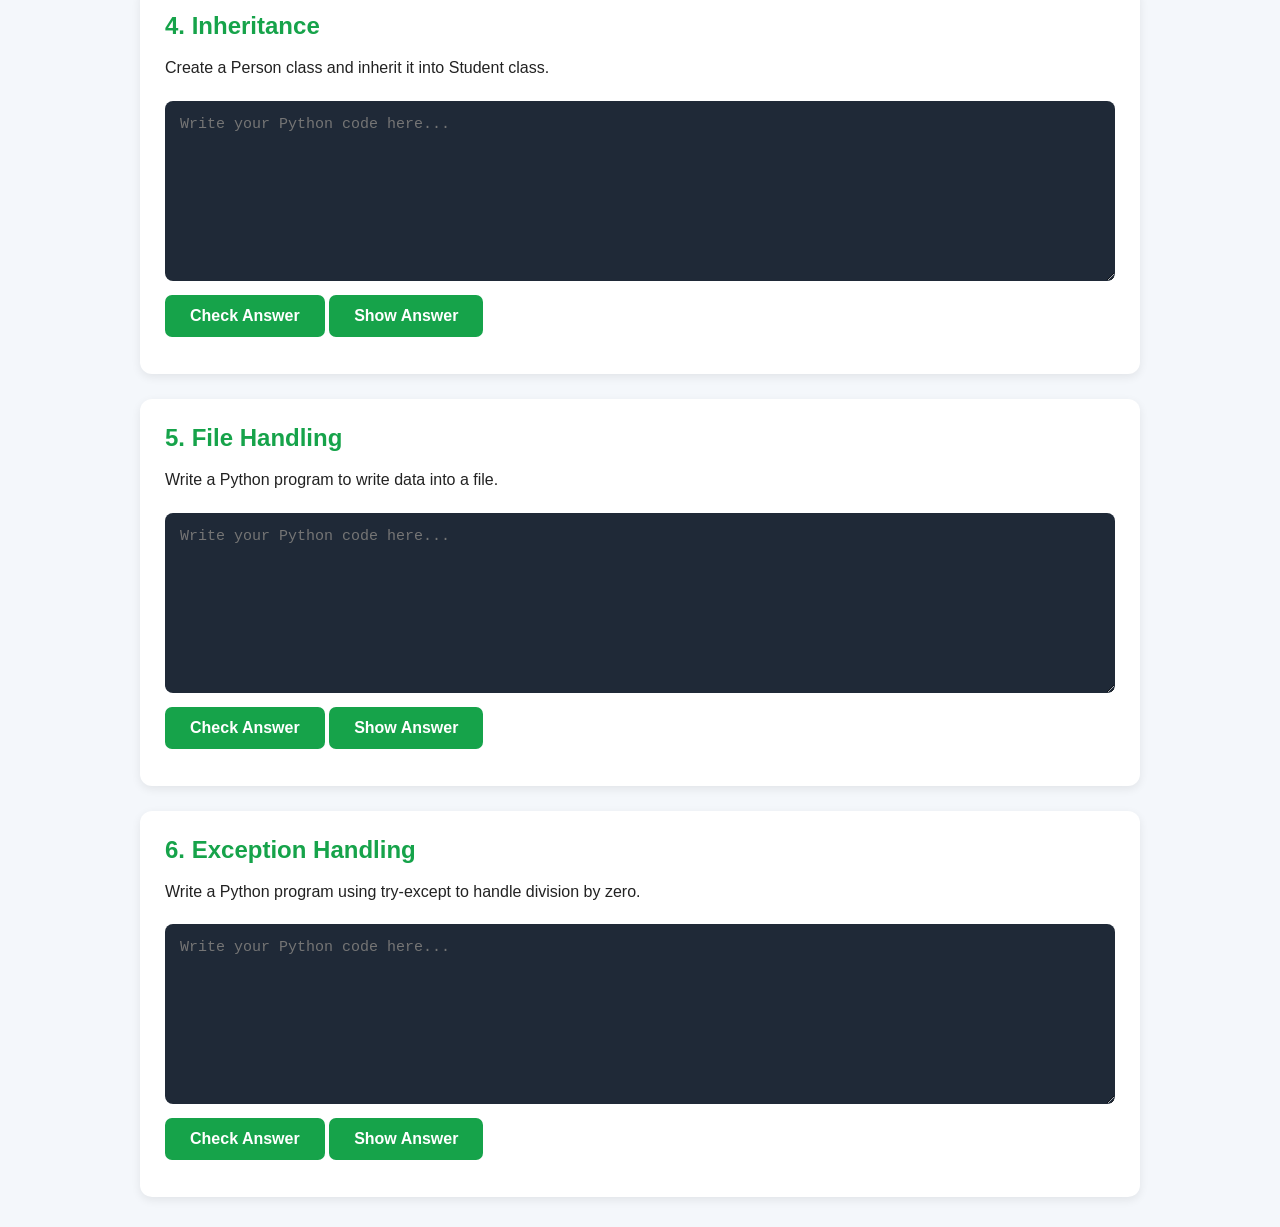
<file: python-practice.html>
<!DOCTYPE html>
<html lang="en">
<head>
    <meta charset="UTF-8">
    <meta name="viewport" content="width=device-width, initial-scale=1.0">
    <title>Python Coding Practice</title>
    <link rel="stylesheet" href="python-practice.css">
</head>

<body>

<header>
    <h1>🐍 Python Coding Practice</h1>
    <p>Write Python programs and check your answers.</p>
</header>

<div class="container">

<a href="index.html" class="back">← Back to Study Hub</a>

<div class="score-box">
    🏆 Score:
    <span id="score">0</span> / 6
</div>


<!-- QUESTION 1 -->

<div class="question">

<h2>1. Calculator</h2>

<p>
Write a Python program to add two numbers.
</p>

<p><b>Example:</b> 10 + 20 = 30</p>

<textarea id="answer1"
placeholder="Write your Python code here..."></textarea>

<button onclick="checkAnswer(1)">Check Answer</button>

<button class="hint-btn"
onclick="showAnswer(1)">Show Answer</button>

<p id="result1" class="result"></p>

<pre id="solution1" class="solution"></pre>

</div>


<!-- QUESTION 2 -->

<div class="question">

<h2>2. List Operations</h2>

<p>
Create a Python list and display its elements.
</p>

<textarea id="answer2"
placeholder="Write your Python code here..."></textarea>

<button onclick="checkAnswer(2)">Check Answer</button>

<button class="hint-btn"
onclick="showAnswer(2)">Show Answer</button>

<p id="result2" class="result"></p>

<pre id="solution2" class="solution"></pre>

</div>


<!-- QUESTION 3 -->

<div class="question">

<h2>3. Class & Object</h2>

<p>
Create a Student class and display student information.
</p>

<textarea id="answer3"
placeholder="Write your Python code here..."></textarea>

<button onclick="checkAnswer(3)">Check Answer</button>

<button class="hint-btn"
onclick="showAnswer(3)">Show Answer</button>

<p id="result3" class="result"></p>

<pre id="solution3" class="solution"></pre>

</div>


<!-- QUESTION 4 -->

<div class="question">

<h2>4. Inheritance</h2>

<p>
Create a Person class and inherit it into Student class.
</p>

<textarea id="answer4"
placeholder="Write your Python code here..."></textarea>

<button onclick="checkAnswer(4)">Check Answer</button>

<button class="hint-btn"
onclick="showAnswer(4)">Show Answer</button>

<p id="result4" class="result"></p>

<pre id="solution4" class="solution"></pre>

</div>


<!-- QUESTION 5 -->

<div class="question">

<h2>5. File Handling</h2>

<p>
Write a Python program to write data into a file.
</p>

<textarea id="answer5"
placeholder="Write your Python code here..."></textarea>

<button onclick="checkAnswer(5)">Check Answer</button>

<button class="hint-btn"
onclick="showAnswer(5)">Show Answer</button>

<p id="result5" class="result"></p>

<pre id="solution5" class="solution"></pre>

</div>


<!-- QUESTION 6 -->

<div class="question">

<h2>6. Exception Handling</h2>

<p>
Write a Python program using try-except to handle
division by zero.
</p>

<textarea id="answer6"
placeholder="Write your Python code here..."></textarea>

<button onclick="checkAnswer(6)">Check Answer</button>

<button class="hint-btn"
onclick="showAnswer(6)">Show Answer</button>

<p id="result6" class="result"></p>

<pre id="solution6" class="solution"></pre>

</div>

</div>


<script>

let score = 0;
let completed = [];

const answers = {

    1: {
        keywords: ["input", "print", "+"],
        solution:
`a = int(input("Enter first number: "))
b = int(input("Enter second number: "))

print("Sum =", a + b)`
    },

    2: {
        keywords: ["list", "[", "]", "print"],
        solution:
`numbers = [10, 20, 30, 40, 50]

print(numbers)`
    },

    3: {
        keywords: ["class", "student", "__init__", "self"],
        solution:
`class Student:

    def __init__(self, name, roll):
        self.name = name
        self.roll = roll

    def show(self):
        print("Name:", self.name)
        print("Roll:", self.roll)


s = Student("Shubhangi", 1448)
s.show()`
    },

    4: {
        keywords: ["class", "person", "student", "(person)", "self"],
        solution:
`class Person:

    def show_name(self):
        print("Shubhangi")


class Student(Person):

    def show_roll(self):
        print(1448)


s = Student()

s.show_name()
s.show_roll()`
    },

    5: {
        keywords: ["open", "write", "w"],
        solution:
`file = open("message.txt", "w")

file.write("Welcome to Python File Handling")

file.close()

print("Data written successfully.")`
    },

    6: {
        keywords: ["try", "except", "zerodivisionerror"],
        solution:
`try:

    a = 10
    b = 0

    result = a / b

    print(result)

except ZeroDivisionError:

    print("Cannot divide by zero.")`
    }
};


function checkAnswer(questionNumber) {

    const answerBox =
        document.getElementById("answer" + questionNumber);

    const result =
        document.getElementById("result" + questionNumber);

    const userAnswer =
        answerBox.value.toLowerCase().trim();


    if (userAnswer === "") {

        result.textContent =
            "❌ Please write your answer first.";

        result.className = "result wrong";

        return;
    }


    const requiredKeywords =
        answers[questionNumber].keywords;

    let matched = 0;


    requiredKeywords.forEach(function(keyword) {

        if (userAnswer.includes(keyword.toLowerCase())) {
            matched++;
        }

    });


    const percentage =
        (matched / requiredKeywords.length) * 100;


    if (percentage >= 70) {

        if (!completed.includes(questionNumber)) {

            score++;
            completed.push(questionNumber);

            document.getElementById("score").textContent = score;
        }

        result.textContent =
            "✅ Correct! Required Python concepts are present.";

        result.className = "result correct";

    } else {

        result.textContent =
            "❌ Incorrect or incomplete answer.";

        result.className = "result wrong";
    }
}


function showAnswer(questionNumber) {

    const solution =
        document.getElementById("solution" + questionNumber);

    solution.textContent =
        answers[questionNumber].solution;

    solution.style.display = "block";
}

</script>

</body>
</html>
</file>
<file: style.css>
/* =========================================================
   STUDYHUB - STUDENT STUDY PORTAL
   Main CSS File
   ========================================================= */


/* ================= GENERAL RESET ================= */

* {
    margin: 0;
    padding: 0;
    box-sizing: border-box;
}

html {
    scroll-behavior: smooth;
}

body {
    font-family: Arial, Helvetica, sans-serif;
    background-color: #f5f7fb;
    color: #222;
    line-height: 1.6;
}


/* ================= HEADER ================= */

header {
    width: 100%;
    background-color: #ffffff;
    padding: 18px 7%;
    display: flex;
    justify-content: space-between;
    align-items: center;
    position: sticky;
    top: 0;
    z-index: 1000;
    box-shadow: 0 2px 12px rgba(0, 0, 0, 0.08);
}


/* Logo */

.logo {
    font-size: 25px;
    font-weight: bold;
    color: #4f46e5;
}


/* Navigation */

nav {
    display: flex;
    gap: 25px;
}

nav a {
    text-decoration: none;
    color: #333;
    font-weight: 600;
    transition: 0.3s;
}

nav a:hover {
    color: #4f46e5;
}


/* ================= HERO SECTION ================= */

.hero {
    min-height: 600px;

    display: flex;
    justify-content: center;
    align-items: center;

    text-align: center;

    padding: 80px 20px;

    background: linear-gradient(
        135deg,
        #eef2ff,
        #f5f3ff,
        #ffffff
    );
}


.hero-content {
    max-width: 850px;
}


.hero h1 {
    font-size: 55px;
    color: #312e81;
    margin-bottom: 20px;
}


.hero-content > p:first-of-type {
    font-size: 25px;
    font-weight: bold;
    color: #4f46e5;
    margin-bottom: 20px;
}


.hero-description {
    font-size: 18px;
    color: #555;
    max-width: 700px;
    margin: auto;
    margin-bottom: 35px;
}


/* ================= BUTTON ================= */

.button,
button {
    display: inline-block;

    padding: 12px 24px;

    border: none;
    border-radius: 8px;

    background-color: #4f46e5;
    color: white;

    font-size: 15px;
    font-weight: bold;

    cursor: pointer;

    text-decoration: none;

    transition: 0.3s;
}


.button:hover,
button:hover {
    background-color: #3730a3;
    transform: translateY(-2px);
}


/* ================= FEATURES ================= */

.features {
    padding: 70px 7%;
    background-color: white;
    text-align: center;
}


.features h2,
.section h2 {
    font-size: 35px;
    color: #312e81;
    margin-bottom: 10px;
}


.feature-container {
    margin-top: 40px;

    display: grid;

    grid-template-columns: repeat(4, 1fr);

    gap: 25px;
}


.feature-card {
    background-color: #f8f9ff;

    padding: 30px 20px;

    border-radius: 15px;

    border: 1px solid #e5e7eb;

    transition: 0.3s;
}


.feature-card:hover {
    transform: translateY(-8px);

    box-shadow:
        0 10px 25px rgba(0, 0, 0, 0.08);
}


.icon {
    font-size: 40px;
    margin-bottom: 15px;
}


.feature-card h3 {
    color: #3730a3;
    margin-bottom: 10px;
}


.feature-card p {
    color: #666;
}


/* ================= COMMON SECTION ================= */

.section {
    padding: 80px 7%;
    text-align: center;
}


.section-description {
    color: #666;
    margin-bottom: 40px;
    font-size: 17px;
}


/* ================= STUDY MATERIAL CARDS ================= */

.card-container {
    display: grid;

    grid-template-columns: repeat(3, 1fr);

    gap: 25px;

    margin-top: 30px;
}


.subject-card {
    background-color: white;

    padding: 30px;

    border-radius: 15px;

    border: 1px solid #e5e7eb;

    text-align: left;

    transition: 0.3s;
}


.subject-card:hover {
    transform: translateY(-7px);

    box-shadow:
        0 10px 25px rgba(0, 0, 0, 0.08);
}


.subject-icon {
    font-size: 40px;
    margin-bottom: 15px;
}


.subject-card h3 {
    color: #312e81;
    margin-bottom: 10px;
}


.subject-card p {
    color: #666;

    margin-bottom: 20px;
}


.subject-card button {
    width: 100%;
}


/* ================= PLANNER ================= */

.planner-section {
    background-color: #eef2ff;
}


.planner-box {
    max-width: 700px;

    margin: auto;

    background-color: white;

    padding: 35px;

    border-radius: 15px;

    box-shadow:
        0 8px 25px rgba(0, 0, 0, 0.08);

    text-align: left;
}


.planner-box h3 {
    color: #312e81;
    margin-bottom: 25px;
    text-align: center;
}


.task-input {
    display: flex;
    gap: 10px;
    margin-bottom: 25px;
}


.task-input input {
    flex: 1;
}


input,
textarea {
    width: 100%;

    padding: 12px 15px;

    border: 1px solid #d1d5db;

    border-radius: 8px;

    font-size: 15px;

    outline: none;
}


input:focus,
textarea:focus {
    border-color: #4f46e5;
}


.task-input button {
    white-space: nowrap;
}


#taskList {
    list-style: none;
}


#taskList li {
    background-color: #f8f9ff;

    padding: 13px;

    margin-bottom: 10px;

    border-radius: 8px;

    color: #444;
}


#taskList li input {
    width: auto;
    margin-right: 10px;
}


/* ================= STUDENT TOOLS ================= */

.tools-container {
    display: grid;

    grid-template-columns: repeat(3, 1fr);

    gap: 25px;
}


.tool-card {
    background-color: white;

    padding: 30px;

    border-radius: 15px;

    border: 1px solid #e5e7eb;

    box-shadow:
        0 5px 20px rgba(0, 0, 0, 0.05);
}


.tool-card h3 {
    color: #312e81;

    margin-bottom: 20px;
}


.tool-card input {
    margin-bottom: 12px;
}


.tool-card button {
    margin: 5px 2px;
}


.tool-card p {
    margin-top: 15px;

    font-weight: bold;

    color: #4f46e5;
}


#timer {
    font-size: 45px;

    font-weight: bold;

    color: #312e81;

    margin: 20px 0;
}


/* ================= EXAM PREPARATION ================= */

.exam-section {
    background-color: #f8fafc;
}


.exam-container {
    display: grid;

    grid-template-columns: repeat(3, 1fr);

    gap: 25px;
}


.exam-card {
    background-color: white;

    padding: 30px;

    border-radius: 15px;

    text-align: left;

    border: 1px solid #e5e7eb;
}


.exam-card h3 {
    color: #312e81;

    margin-bottom: 20px;
}


.exam-card ul {
    padding-left: 20px;
}


.exam-card li {
    margin-bottom: 12px;

    color: #555;
}


.exam-tips {
    max-width: 700px;

    margin: 40px auto 0;

    padding: 30px;

    background-color: #eef2ff;

    border-radius: 15px;

    text-align: left;
}


.exam-tips h3 {
    color: #312e81;

    margin-bottom: 15px;
}


.exam-tips p {
    margin-bottom: 8px;

    color: #555;
}


/* ================= CODING PRACTICE ================= */

.coding-container {
    display: grid;

    grid-template-columns: repeat(3, 1fr);

    gap: 25px;
}


.coding-card {
    background-color: white;

    padding: 30px;

    border-radius: 15px;

    border: 1px solid #e5e7eb;

    text-align: left;

    transition: 0.3s;
}


.coding-card:hover {
    transform: translateY(-7px);

    box-shadow:
        0 10px 25px rgba(0, 0, 0, 0.08);
}


.coding-card h3 {
    color: #312e81;

    margin-bottom: 20px;
}


.coding-card ul {
    padding-left: 20px;

    margin-bottom: 20px;
}


.coding-card li {
    margin-bottom: 8px;

    color: #555;
}


.coding-card button {
    width: 100%;
}


/* ================= MOTIVATION ================= */

.motivation {
    padding: 80px 20px;

    text-align: center;

    background: linear-gradient(
        135deg,
        #eef2ff,
        #f5f3ff
    );
}


.motivation h2 {
    font-size: 35px;

    color: #312e81;

    margin-bottom: 15px;
}


.motivation p {
    font-size: 18px;

    color: #555;

    margin-bottom: 25px;

    font-style: italic;
}


/* ================= CONTACT ================= */

.contact-section {
    background-color: white;
}


form {
    max-width: 650px;

    margin: auto;

    display: flex;

    flex-direction: column;

    gap: 15px;
}


form button {
    align-self: center;

    min-width: 160px;
}


textarea {
    resize: vertical;
}


/* ================= FOOTER ================= */

footer {
    background-color: #1e1b4b;

    color: white;

    text-align: center;
}


.footer-content {
    padding: 40px 20px;
}


.footer-content h3 {
    font-size: 25px;

    margin-bottom: 10px;
}


.footer-content p {
    color: #d1d5db;

    margin-bottom: 5px;
}


.footer-bottom {
    border-top: 1px solid rgba(255, 255, 255, 0.15);

    padding: 20px;
}


.footer-bottom p {
    color: #c7d2fe;

    font-size: 14px;
}


/* =========================================================
   RESPONSIVE DESIGN
   ========================================================= */


/* ================= TABLET ================= */

@media (max-width: 1000px) {

    header {
        padding: 18px 4%;
    }

    nav {
        gap: 15px;
    }

    .hero h1 {
        font-size: 45px;
    }

    .feature-container {
        grid-template-columns: repeat(2, 1fr);
    }

    .card-container {
        grid-template-columns: repeat(2, 1fr);
    }

    .tools-container {
        grid-template-columns: repeat(2, 1fr);
    }

    .exam-container {
        grid-template-columns: repeat(2, 1fr);
    }

    .coding-container {
        grid-template-columns: repeat(2, 1fr);
    }
}


/* ================= MOBILE ================= */

@media (max-width: 700px) {

    header {
        flex-direction: column;

        gap: 15px;

        padding: 15px 20px;
    }


    nav {
        width: 100%;

        justify-content: center;

        flex-wrap: wrap;

        gap: 12px;
    }


    nav a {
        font-size: 13px;
    }


    .hero {
        min-height: 500px;

        padding: 60px 20px;
    }


    .hero h1 {
        font-size: 36px;
    }


    .hero-content > p:first-of-type {
        font-size: 20px;
    }


    .hero-description {
        font-size: 16px;
    }


    .features h2,
    .section h2 {
        font-size: 28px;
    }


    .feature-container,
    .card-container,
    .tools-container,
    .exam-container,
    .coding-container {
        grid-template-columns: 1fr;
    }


    .section {
        padding: 60px 20px;
    }


    .features {
        padding: 60px 20px;
    }


    .task-input {
        flex-direction: column;
    }


    .task-input button {
        width: 100%;
    }


    .planner-box {
        padding: 25px 20px;
    }


    .motivation h2 {
        font-size: 28px;
    }

}


/* ================= SMALL MOBILE ================= */

@media (max-width: 400px) {

    .logo {
        font-size: 21px;
    }


    nav {
        gap: 8px;
    }


    nav a {
        font-size: 12px;
    }


    .hero h1 {
        font-size: 30px;
    }


    .button,
    button {
        font-size: 14px;

        padding: 10px 18px;
    }


    .tool-card,
    .subject-card,
    .coding-card,
    .exam-card {
        padding: 22px;
    }

}
.notes-btn {
    display: inline-block;

    text-decoration: none;

    background: #4f46e5;

    color: white;

    padding: 10px 18px;

    border-radius: 8px;

    margin-top: 10px;

    transition: 0.3s;
}

.notes-btn:hover {
    background: #3730a3;
    transform: translateY(-2px);
}.practice-btn {
    display: block;
    text-align: center;
    text-decoration: none;
    background: #4f46e5;
    color: white;
    padding: 14px;
    border-radius: 8px;
    font-weight: bold;
    margin-top: 20px;
}

.practice-btn:hover {
    background: #3730a3;
}
.hint-btn {
    background: #64748b;
    margin-left: 8px;
}

.hint-btn:hover {
    background: #475569;
}

.solution {
    display: none;
    margin-top: 15px;
    background: #0f172a;
    color: #e2e8f0;
    padding: 15px;
    border-radius: 8px;
    overflow-x: auto;
}

.result {
    font-size: 17px;
    margin-top: 15px;
    font-weight: bold;
}

.correct {
    color: green;
}

.wrong {
    color: red;
}
</file>
<file: ai-ml-notes.css>
* {
    margin: 0;
    padding: 0;
    box-sizing: border-box;
}

body {
    font-family: Arial, sans-serif;
    background: #f4f7fb;
    color: #222;
}

header {
    background: #db2777;
    color: white;
    text-align: center;
    padding: 40px 20px;
}

header h1 {
    font-size: 36px;
    margin-bottom: 10px;
}

.container {
    width: 90%;
    max-width: 1000px;
    margin: 30px auto;
}

.back {
    color: #db2777;
    text-decoration: none;
    font-weight: bold;
}

.topic {
    background: white;
    padding: 25px;
    margin: 20px 0;
    border-radius: 12px;
    box-shadow: 0 3px 10px rgba(0,0,0,0.08);
}

.topic h2 {
    color: #db2777;
    margin-bottom: 12px;
}

.topic p,
.topic li {
    line-height: 1.7;
}

.topic ul {
    padding-left: 25px;
}

footer {
    background: #1e293b;
    color: white;
    text-align: center;
    padding: 20px;
}
</file>
<file: cpp-notes.css>
/* General Settings */

* {
    margin: 0;
    padding: 0;
    box-sizing: border-box;
}

body {
    font-family: Arial, sans-serif;
    background: #f5f7ff;
    color: #222;
    line-height: 1.6;
}


/* Header */

header {
    background: #4f46e5;
    color: white;

    padding: 18px 8%;

    display: flex;
    justify-content: space-between;
    align-items: center;
}

.logo {
    font-size: 24px;
    font-weight: bold;
}

.back-btn {
    color: white;
    text-decoration: none;

    background: rgba(255, 255, 255, 0.15);

    padding: 10px 18px;

    border-radius: 8px;

    transition: 0.3s;
}

.back-btn:hover {
    background: white;
    color: #4f46e5;
}


/* Hero Section */

.notes-hero {
    text-align: center;

    padding: 60px 20px;

    background: linear-gradient(135deg, #4f46e5, #7c3aed);

    color: white;
}

.notes-hero h1 {
    font-size: 40px;
    margin-bottom: 10px;
}

.notes-hero p {
    font-size: 18px;
}


/* Notes Container */

.notes-container {
    width: 85%;
    max-width: 1000px;

    margin: 40px auto;
}


/* Note Cards */

.note-card {
    background: white;

    padding: 30px;

    margin-bottom: 25px;

    border-radius: 15px;

    box-shadow: 0 5px 20px rgba(0, 0, 0, 0.08);
}

.note-card h2 {
    color: #4f46e5;

    margin-bottom: 15px;
}

.note-card h3 {
    margin-top: 20px;
    margin-bottom: 10px;
}

.note-card p {
    margin-bottom: 12px;
}


/* Lists */

.note-card ul,
.note-card ol {
    padding-left: 25px;
}

.note-card li {
    margin-bottom: 8px;
}


/* Code */

pre {
    background: #1e1e1e;

    color: #ffffff;

    padding: 20px;

    border-radius: 10px;

    overflow-x: auto;

    margin: 15px 0;
}

code {
    font-family: Consolas, monospace;
}


/* Exam Card */

.exam-card {
    border-left: 6px solid #4f46e5;
}


/* Footer */

footer {
    background: #1f2937;

    color: white;

    text-align: center;

    padding: 25px;

    margin-top: 40px;
}


/* Mobile Responsive */

@media (max-width: 768px) {

    header {
        padding: 15px 5%;
    }

    .logo {
        font-size: 20px;
    }

    .notes-hero h1 {
        font-size: 30px;
    }

    .notes-container {
        width: 92%;
    }

    .note-card {
        padding: 20px;
    }

    pre {
        font-size: 13px;
    }
}
</file>
<file: cpp-practice.css>
* {
    margin: 0;
    padding: 0;
    box-sizing: border-box;
}

body {
    font-family: Arial, sans-serif;
    background: #f4f7fb;
    color: #222;
}

header {
    background: #4f46e5;
    color: white;
    text-align: center;
    padding: 45px 20px;
}

header h1 {
    font-size: 38px;
    margin-bottom: 10px;
}

header p {
    font-size: 18px;
}

.container {
    width: 90%;
    max-width: 1000px;
    margin: 30px auto;
}

.back {
    text-decoration: none;
    color: #4f46e5;
    font-weight: bold;
    display: inline-block;
    margin-bottom: 20px;
}

.score-box {
    background: white;
    padding: 18px;
    border-radius: 10px;
    text-align: center;
    font-size: 22px;
    font-weight: bold;
    margin-bottom: 25px;
    box-shadow: 0 3px 10px rgba(0,0,0,0.08);
}

.question {
    background: white;
    padding: 25px;
    margin-bottom: 25px;
    border-radius: 12px;
    box-shadow: 0 3px 10px rgba(0,0,0,0.08);
}

.question h2 {
    color: #4f46e5;
    margin-bottom: 15px;
}

.question p {
    line-height: 1.6;
    margin-bottom: 10px;
}

pre {
    background: #111827;
    color: white;
    padding: 15px;
    border-radius: 8px;
    margin: 10px 0 15px;
}

textarea {
    width: 100%;
    height: 180px;
    padding: 15px;
    font-family: Consolas, monospace;
    font-size: 15px;
    background: #1f2937;
    color: white;
    border: none;
    border-radius: 8px;
    resize: vertical;
    margin: 10px 0;
}

button {
    background: #4f46e5;
    color: white;
    border: none;
    padding: 12px 25px;
    border-radius: 7px;
    cursor: pointer;
    font-size: 16px;
    font-weight: bold;
}

button:hover {
    background: #3730a3;
}

.result {
    margin-top: 12px;
    font-weight: bold;
}

.correct {
    color: green;
}

.wrong {
    color: red;
}
</file>
<file: dbms-notes.css>
* {
    margin: 0;
    padding: 0;
    box-sizing: border-box;
}

body {
    font-family: Arial, sans-serif;
    background: #f4f7fb;
    color: #222;
}

header {
    background: #0891b2;
    color: white;
    text-align: center;
    padding: 40px 20px;
}

header h1 {
    font-size: 36px;
}

.container {
    width: 90%;
    max-width: 1000px;
    margin: 30px auto;
}

.back {
    color: #0891b2;
    text-decoration: none;
    font-weight: bold;
}

.topic {
    background: white;
    padding: 25px;
    margin: 20px 0;
    border-radius: 12px;
    box-shadow: 0 3px 10px rgba(0,0,0,0.08);
}

.topic h2 {
    color: #0891b2;
    margin-bottom: 12px;
}

.topic p,
.topic li {
    line-height: 1.7;
}

.topic ul {
    padding-left: 25px;
}

pre {
    background: #111827;
    color: white;
    padding: 18px;
    border-radius: 8px;
    overflow-x: auto;
    margin-top: 15px;
}

footer {
    background: #1e293b;
    color: white;
    text-align: center;
    padding: 20px;
}
</file>
<file: dsa-notes.css>
* {
    margin: 0;
    padding: 0;
    box-sizing: border-box;
}

body {
    font-family: Arial, sans-serif;
    background: #f4f7fb;
    color: #222;
}

header {
    background: #7c3aed;
    color: white;
    text-align: center;
    padding: 40px 20px;
}

header h1 {
    font-size: 36px;
    margin-bottom: 10px;
}

.container {
    width: 90%;
    max-width: 1000px;
    margin: 30px auto;
}

.back {
    color: #7c3aed;
    text-decoration: none;
    font-weight: bold;
}

.topic {
    background: white;
    padding: 25px;
    margin: 20px 0;
    border-radius: 12px;
    box-shadow: 0 3px 10px rgba(0,0,0,0.08);
}

.topic h2 {
    color: #7c3aed;
    margin-bottom: 12px;
}

.topic p,
.topic li {
    line-height: 1.7;
}

.topic ul {
    padding-left: 25px;
}

pre {
    background: #111827;
    color: white;
    padding: 18px;
    border-radius: 8px;
    margin-top: 15px;
}

footer {
    background: #1e293b;
    color: white;
    text-align: center;
    padding: 20px;
}
</file>
<file: dsa-practice.css>
* {
    margin: 0;
    padding: 0;
    box-sizing: border-box;
}

body {
    font-family: Arial, sans-serif;
    background: #f4f7fb;
    color: #222;
}

header {
    background: #7c3aed;
    color: white;
    text-align: center;
    padding: 45px 20px;
}

header h1 {
    font-size: 38px;
    margin-bottom: 10px;
}

.container {
    width: 90%;
    max-width: 1000px;
    margin: 30px auto;
}

.back {
    color: #7c3aed;
    text-decoration: none;
    font-weight: bold;
    display: inline-block;
    margin-bottom: 20px;
}

.score-box {
    background: white;
    padding: 18px;
    border-radius: 10px;
    text-align: center;
    font-size: 22px;
    font-weight: bold;
    margin-bottom: 25px;
}

.question {
    background: white;
    padding: 25px;
    margin-bottom: 25px;
    border-radius: 12px;
    box-shadow: 0 3px 10px rgba(0,0,0,0.08);
}

.question h2 {
    color: #7c3aed;
    margin-bottom: 15px;
}

.question p {
    line-height: 1.6;
    margin-bottom: 10px;
}

textarea {
    width: 100%;
    height: 180px;
    padding: 15px;
    font-family: Consolas, monospace;
    font-size: 15px;
    background: #1f2937;
    color: white;
    border: none;
    border-radius: 8px;
    resize: vertical;
    margin: 10px 0;
}

button {
    background: #7c3aed;
    color: white;
    border: none;
    padding: 12px 25px;
    border-radius: 7px;
    cursor: pointer;
    font-size: 16px;
    font-weight: bold;
}

button:hover {
    background: #6d28d9;
}

.result {
    margin-top: 12px;
    font-weight: bold;
}

.correct {
    color: green;
}

.wrong {
    color: red;
}
</file>
<file: maths-notes.css>
* {
    margin: 0;
    padding: 0;
    box-sizing: border-box;
}

body {
    font-family: Arial, sans-serif;
    background: #f4f7fb;
    color: #222;
}

header {
    background: #ea580c;
    color: white;
    text-align: center;
    padding: 40px 20px;
}

header h1 {
    font-size: 36px;
    margin-bottom: 10px;
}

.container {
    width: 90%;
    max-width: 1000px;
    margin: 30px auto;
}

.back {
    color: #ea580c;
    text-decoration: none;
    font-weight: bold;
}

.topic {
    background: white;
    padding: 25px;
    margin: 20px 0;
    border-radius: 12px;
    box-shadow: 0 3px 10px rgba(0,0,0,0.08);
}

.topic h2 {
    color: #ea580c;
    margin-bottom: 12px;
}

.topic p,
.topic li {
    line-height: 1.7;
}

.topic ul {
    padding-left: 25px;
}

pre {
    background: #111827;
    color: white;
    padding: 18px;
    border-radius: 8px;
    overflow-x: auto;
    margin-top: 15px;
}

footer {
    background: #1e293b;
    color: white;
    text-align: center;
    padding: 20px;
}
</file>
<file: python-notes.css>
* {
    margin: 0;
    padding: 0;
    box-sizing: border-box;
}

body {
    font-family: Arial, sans-serif;
    background: #f4f7fb;
    color: #222;
}

header {
    background: #16a34a;
    color: white;
    text-align: center;
    padding: 40px 20px;
}

header h1 {
    font-size: 36px;
    margin-bottom: 10px;
}

.container {
    width: 90%;
    max-width: 1000px;
    margin: 30px auto;
}

.back {
    display: inline-block;
    text-decoration: none;
    color: #16a34a;
    font-weight: bold;
    margin-bottom: 20px;
}

.topic {
    background: white;
    padding: 25px;
    margin-bottom: 20px;
    border-radius: 12px;
    box-shadow: 0 3px 10px rgba(0,0,0,0.08);
}

.topic h2 {
    color: #16a34a;
    margin-bottom: 12px;
}

.topic p,
.topic li {
    line-height: 1.7;
}

.topic ul {
    padding-left: 25px;
}

pre {
    background: #111827;
    color: white;
    padding: 18px;
    border-radius: 8px;
    overflow-x: auto;
    margin-top: 15px;
}

footer {
    text-align: center;
    background: #1e293b;
    color: white;
    padding: 20px;
}
</file>
<file: python-practice.css>
* {
    margin: 0;
    padding: 0;
    box-sizing: border-box;
}

body {
    font-family: Arial, sans-serif;
    background: #f4f7fb;
    color: #222;
}

header {
    background: #16a34a;
    color: white;
    text-align: center;
    padding: 45px 20px;
}

header h1 {
    font-size: 38px;
    margin-bottom: 10px;
}

.container {
    width: 90%;
    max-width: 1000px;
    margin: 30px auto;
}

.back {
    color: #16a34a;
    text-decoration: none;
    font-weight: bold;
    display: inline-block;
    margin-bottom: 20px;
}

.score-box {
    background: white;
    padding: 18px;
    border-radius: 10px;
    text-align: center;
    font-size: 22px;
    font-weight: bold;
    margin-bottom: 25px;
}

.question {
    background: white;
    padding: 25px;
    margin-bottom: 25px;
    border-radius: 12px;
    box-shadow: 0 3px 10px rgba(0,0,0,0.08);
}

.question h2 {
    color: #16a34a;
    margin-bottom: 15px;
}

.question p {
    line-height: 1.6;
    margin-bottom: 10px;
}

textarea {
    width: 100%;
    height: 180px;
    padding: 15px;
    font-family: Consolas, monospace;
    font-size: 15px;
    background: #1f2937;
    color: white;
    border: none;
    border-radius: 8px;
    resize: vertical;
    margin: 10px 0;
}

button {
    background: #16a34a;
    color: white;
    border: none;
    padding: 12px 25px;
    border-radius: 7px;
    cursor: pointer;
    font-size: 16px;
    font-weight: bold;
}

button:hover {
    background: #15803d;
}

.result {
    margin-top: 12px;
    font-weight: bold;
}

.correct {
    color: green;
}

.wrong {
    color: red;
}
</file>
